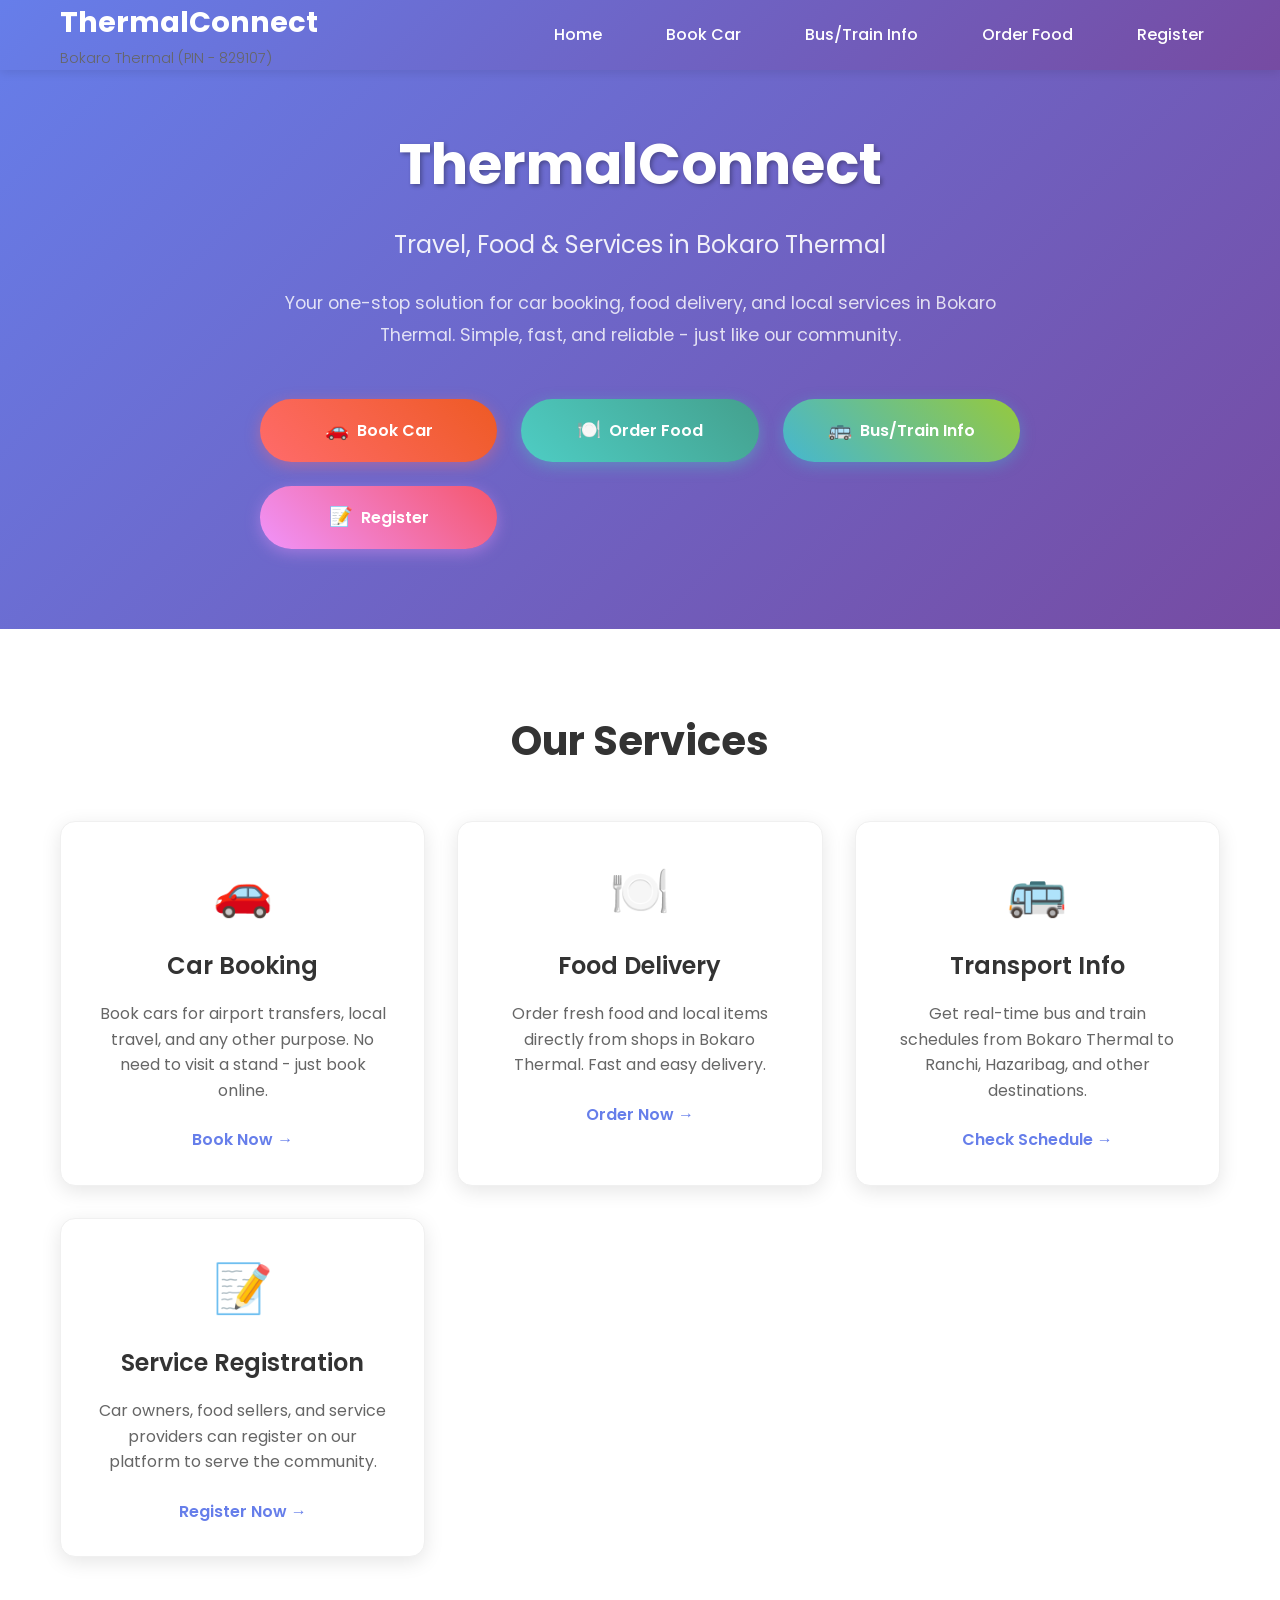
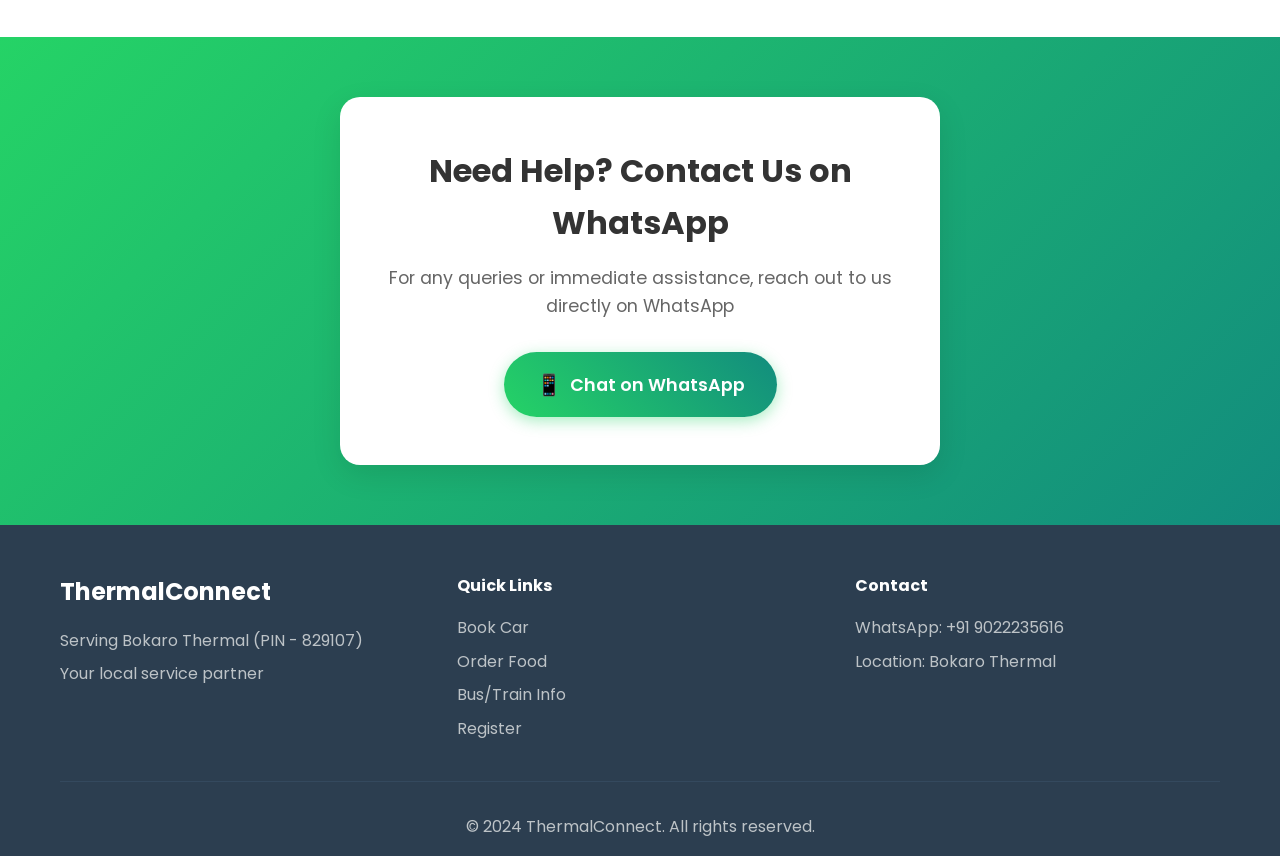
<file: index.html>
<!DOCTYPE html>
<html lang="en">
<head>
    <meta charset="UTF-8">
    <meta name="viewport" content="width=device-width, initial-scale=1.0">
    <title>ThermalConnect - Travel, Food & Services in Bokaro Thermal</title>
    <link rel="stylesheet" href="styles.css">
    <link href="https://fonts.googleapis.com/css2?family=Poppins:wght@300;400;500;600;700&display=swap" rel="stylesheet">

    <!-- Google tag (gtag.js) -->
<script async src="https://www.googletagmanager.com/gtag/js?id=G-86DQNVQCHS"></script>
<script>
  window.dataLayer = window.dataLayer || [];
  function gtag(){dataLayer.push(arguments);}
  gtag('js', new Date());

  gtag('config', 'G-86DQNVQCHS');
</script>
</head>
<body>
    <!-- Navigation -->
    <nav class="navbar">
        <div class="nav-container">
            <div class="nav-logo">
                <h2>ThermalConnect</h2>
                <span class="location">Bokaro Thermal (PIN - 829107)</span>
            </div>
            <div class="nav-menu" id="nav-menu">
                <a href="#home" class="nav-link">Home</a>
                <a href="car-booking.html" class="nav-link">Book Car</a>
                <a href="bus-train.html" class="nav-link">Bus/Train Info</a>
                <a href="food-order.html" class="nav-link">Order Food</a>
                <a href="register.html" class="nav-link">Register</a>
            </div>
            <div class="hamburger" id="hamburger">
                <span class="bar"></span>
                <span class="bar"></span>
                <span class="bar"></span>
            </div>
        </div>
    </nav>

    <!-- Hero Section -->
    <section id="home" class="hero">
        <div class="hero-container">
            <h1 class="hero-title">ThermalConnect</h1>
            <p class="hero-subtitle">Travel, Food & Services in Bokaro Thermal</p>
            <p class="hero-description">
                Your one-stop solution for car booking, food delivery, and local services in Bokaro Thermal. 
                Simple, fast, and reliable - just like our community.
            </p>
            
            <div class="service-buttons">
                <a href="car-booking.html" class="btn btn-primary">
                    <span class="btn-icon">🚗</span>
                    Book Car
                </a>
                <a href="food-order.html" class="btn btn-secondary">
                    <span class="btn-icon">🍽️</span>
                    Order Food
                </a>
                <a href="bus-train.html" class="btn btn-tertiary">
                    <span class="btn-icon">🚌</span>
                    Bus/Train Info
                </a>
                <a href="register.html" class="btn btn-quaternary">
                    <span class="btn-icon">📝</span>
                    Register
                </a>
            </div>
        </div>
    </section>

    <!-- Services Overview -->
    <section class="services">
        <div class="container">
            <h2 class="section-title">Our Services</h2>
            <div class="services-grid">
                <div class="service-card">
                    <div class="service-icon">🚗</div>
                    <h3>Car Booking</h3>
                    <p>Book cars for airport transfers, local travel, and any other purpose. No need to visit a stand - just book online.</p>
                    <a href="car-booking.html" class="service-link">Book Now →</a>
                </div>
                
                <div class="service-card">
                    <div class="service-icon">🍽️</div>
                    <h3>Food Delivery</h3>
                    <p>Order fresh food and local items directly from shops in Bokaro Thermal. Fast and easy delivery.</p>
                    <a href="food-order.html" class="service-link">Order Now →</a>
                </div>
                
                <div class="service-card">
                    <div class="service-icon">🚌</div>
                    <h3>Transport Info</h3>
                    <p>Get real-time bus and train schedules from Bokaro Thermal to Ranchi, Hazaribag, and other destinations.</p>
                    <a href="bus-train.html" class="service-link">Check Schedule →</a>
                </div>
                
                <div class="service-card">
                    <div class="service-icon">📝</div>
                    <h3>Service Registration</h3>
                    <p>Car owners, food sellers, and service providers can register on our platform to serve the community.</p>
                    <a href="register.html" class="service-link">Register Now →</a>
                </div>
            </div>
        </div>
    </section>

    <!-- WhatsApp Contact -->
    <section class="whatsapp-section">
        <div class="container">
            <div class="whatsapp-card">
                <h3>Need Help? Contact Us on WhatsApp</h3>
                <p>For any queries or immediate assistance, reach out to us directly on WhatsApp</p>
                <a href="https://wa.me/919022235616" class="whatsapp-btn" target="_blank">
                    <span class="whatsapp-icon">📱</span>
                    Chat on WhatsApp
                </a>
            </div>
        </div>
    </section>

    <!-- Footer -->
    <footer class="footer">
        <div class="container">
            <div class="footer-content">
                <div class="footer-section">
                    <h3>ThermalConnect</h3>
                    <p>Serving Bokaro Thermal (PIN - 829107)</p>
                    <p>Your local service partner</p>
                </div>
                <div class="footer-section">
                    <h4>Quick Links</h4>
                    <ul>
                        <li><a href="car-booking.html">Book Car</a></li>
                        <li><a href="food-order.html">Order Food</a></li>
                        <li><a href="bus-train.html">Bus/Train Info</a></li>
                        <li><a href="register.html">Register</a></li>
                    </ul>
                </div>
                <div class="footer-section">
                    <h4>Contact</h4>
                    <p>WhatsApp: +91 9022235616</p>
                    <p>Location: Bokaro Thermal</p>
                </div>
            </div>
            <div class="footer-bottom">
                <p>&copy; 2024 ThermalConnect. All rights reserved.</p>
            </div>
        </div>
    </footer>

    <script src="script.js"></script>
</body>
</html>
</file>
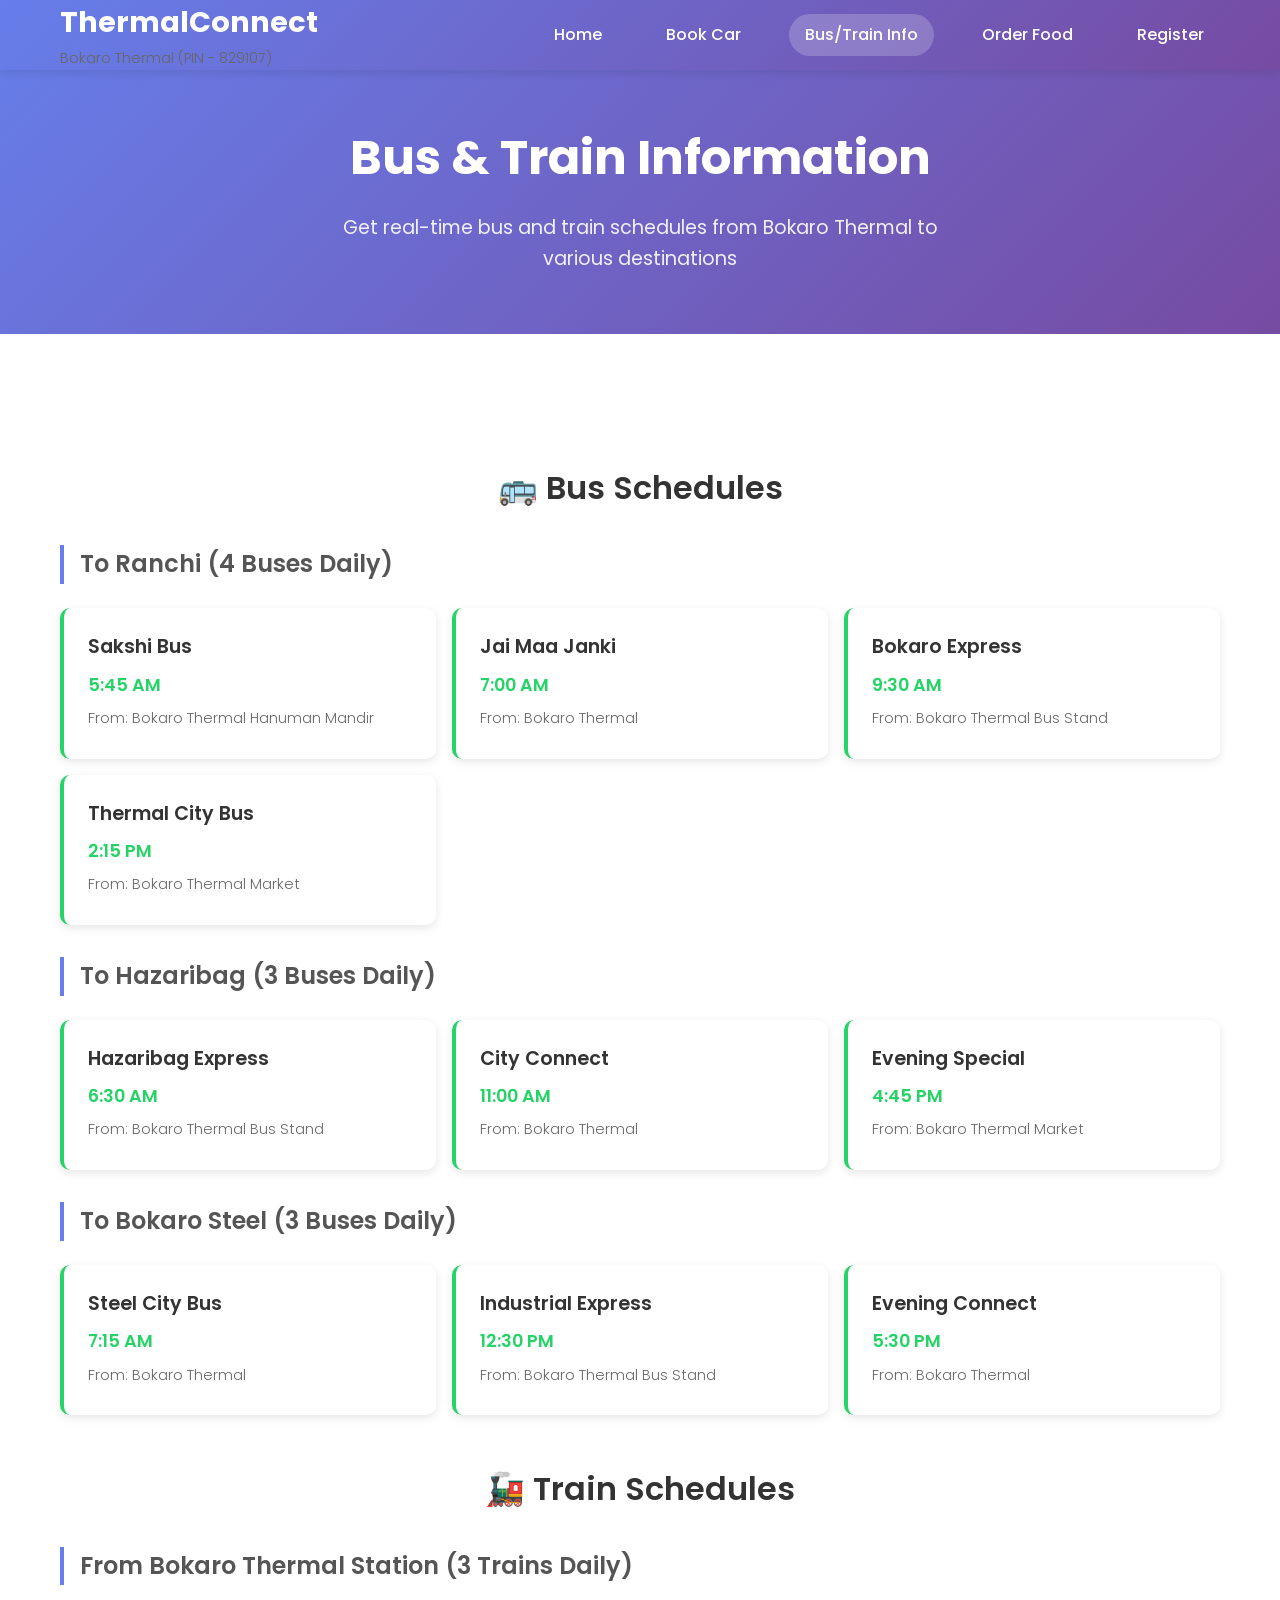
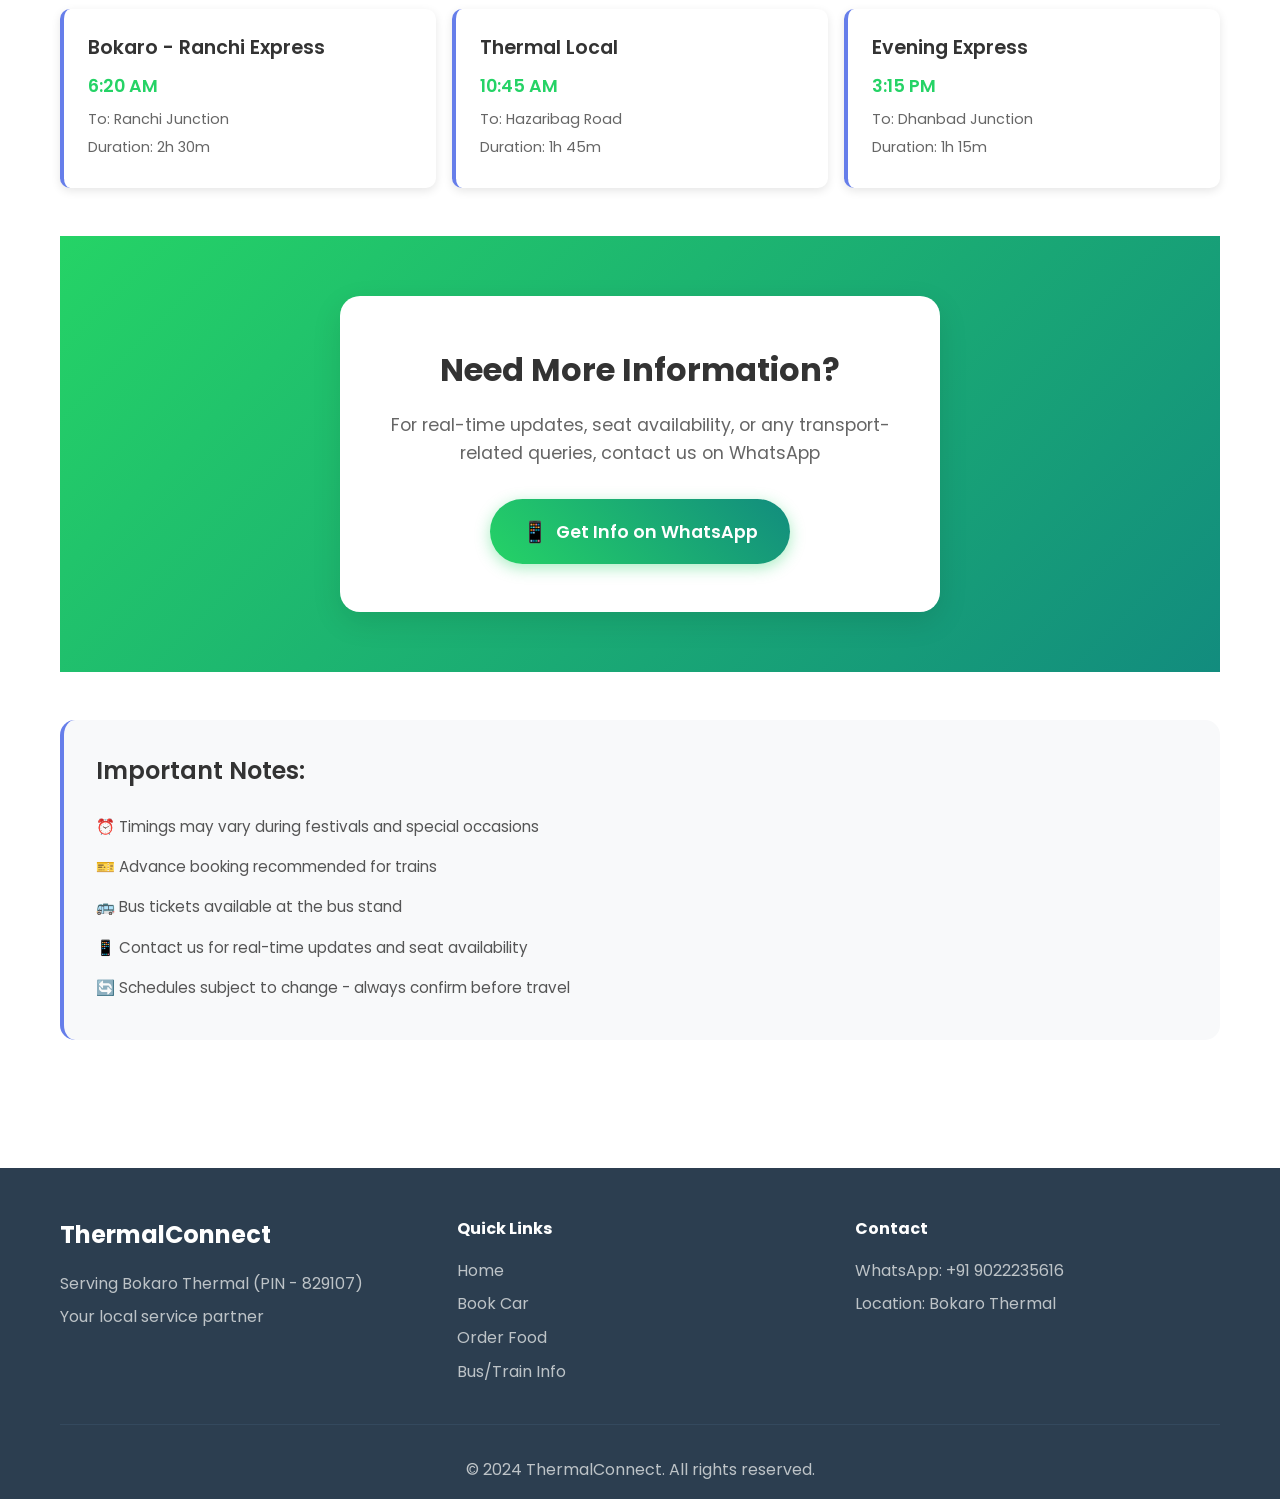
<file: bus-train.html>
<!DOCTYPE html>
<html lang="en">
<head>
    <meta charset="UTF-8">
    <meta name="viewport" content="width=device-width, initial-scale=1.0">
    <title>Bus & Train Info - ThermalConnect</title>
    <link rel="stylesheet" href="styles.css">
    <link href="https://fonts.googleapis.com/css2?family=Poppins:wght@300;400;500;600;700&display=swap" rel="stylesheet">
</head>
<body>
    <!-- Navigation -->
    <nav class="navbar">
        <div class="nav-container">
            <div class="nav-logo">
                <h2>ThermalConnect</h2>
                <span class="location">Bokaro Thermal (PIN - 829107)</span>
            </div>
            <div class="nav-menu" id="nav-menu">
                <a href="index.html" class="nav-link">Home</a>
                <a href="car-booking.html" class="nav-link">Book Car</a>
                <a href="bus-train.html" class="nav-link active">Bus/Train Info</a>
                <a href="food-order.html" class="nav-link">Order Food</a>
                <a href="register.html" class="nav-link">Register</a>
            </div>
            <div class="hamburger" id="hamburger">
                <span class="bar"></span>
                <span class="bar"></span>
                <span class="bar"></span>
            </div>
        </div>
    </nav>

    <!-- Page Header -->
    <section class="page-header">
        <div class="container">
            <h1>Bus & Train Information</h1>
            <p>Get real-time bus and train schedules from Bokaro Thermal to various destinations</p>
        </div>
    </section>

    <!-- Transport Info Content -->
    <section class="transport-content">
        <div class="container">
            <!-- Bus Schedules -->
            <div class="schedule-section">
                <h2>🚌 Bus Schedules</h2>
                
                <div class="destination-section">
                    <h3>To Ranchi (4 Buses Daily)</h3>
                    <div class="schedule-grid">
                        <div class="schedule-card">
                            <div class="schedule-info">
                                <h4>Sakshi Bus</h4>
                                <p class="timing">5:45 AM</p>
                                <p class="location">From: Bokaro Thermal Hanuman Mandir</p>
                            </div>
                        </div>
                        <div class="schedule-card">
                            <div class="schedule-info">
                                <h4>Jai Maa Janki</h4>
                                <p class="timing">7:00 AM</p>
                                <p class="location">From: Bokaro Thermal</p>
                            </div>
                        </div>
                        <div class="schedule-card">
                            <div class="schedule-info">
                                <h4>Bokaro Express</h4>
                                <p class="timing">9:30 AM</p>
                                <p class="location">From: Bokaro Thermal Bus Stand</p>
                            </div>
                        </div>
                        <div class="schedule-card">
                            <div class="schedule-info">
                                <h4>Thermal City Bus</h4>
                                <p class="timing">2:15 PM</p>
                                <p class="location">From: Bokaro Thermal Market</p>
                            </div>
                        </div>
                    </div>
                </div>

                <div class="destination-section">
                    <h3>To Hazaribag (3 Buses Daily)</h3>
                    <div class="schedule-grid">
                        <div class="schedule-card">
                            <div class="schedule-info">
                                <h4>Hazaribag Express</h4>
                                <p class="timing">6:30 AM</p>
                                <p class="location">From: Bokaro Thermal Bus Stand</p>
                            </div>
                        </div>
                        <div class="schedule-card">
                            <div class="schedule-info">
                                <h4>City Connect</h4>
                                <p class="timing">11:00 AM</p>
                                <p class="location">From: Bokaro Thermal</p>
                            </div>
                        </div>
                        <div class="schedule-card">
                            <div class="schedule-info">
                                <h4>Evening Special</h4>
                                <p class="timing">4:45 PM</p>
                                <p class="location">From: Bokaro Thermal Market</p>
                            </div>
                        </div>
                    </div>
                </div>

                <div class="destination-section">
                    <h3>To Bokaro Steel (3 Buses Daily)</h3>
                    <div class="schedule-grid">
                        <div class="schedule-card">
                            <div class="schedule-info">
                                <h4>Steel City Bus</h4>
                                <p class="timing">7:15 AM</p>
                                <p class="location">From: Bokaro Thermal</p>
                            </div>
                        </div>
                        <div class="schedule-card">
                            <div class="schedule-info">
                                <h4>Industrial Express</h4>
                                <p class="timing">12:30 PM</p>
                                <p class="location">From: Bokaro Thermal Bus Stand</p>
                            </div>
                        </div>
                        <div class="schedule-card">
                            <div class="schedule-info">
                                <h4>Evening Connect</h4>
                                <p class="timing">5:30 PM</p>
                                <p class="location">From: Bokaro Thermal</p>
                            </div>
                        </div>
                    </div>
                </div>
            </div>

            <!-- Train Schedules -->
            <div class="schedule-section">
                <h2>🚂 Train Schedules</h2>
                <div class="destination-section">
                    <h3>From Bokaro Thermal Station (3 Trains Daily)</h3>
                    <div class="schedule-grid">
                        <div class="schedule-card train-card">
                            <div class="schedule-info">
                                <h4>Bokaro - Ranchi Express</h4>
                                <p class="timing">6:20 AM</p>
                                <p class="destination">To: Ranchi Junction</p>
                                <p class="duration">Duration: 2h 30m</p>
                            </div>
                        </div>
                        <div class="schedule-card train-card">
                            <div class="schedule-info">
                                <h4>Thermal Local</h4>
                                <p class="timing">10:45 AM</p>
                                <p class="destination">To: Hazaribag Road</p>
                                <p class="duration">Duration: 1h 45m</p>
                            </div>
                        </div>
                        <div class="schedule-card train-card">
                            <div class="schedule-info">
                                <h4>Evening Express</h4>
                                <p class="timing">3:15 PM</p>
                                <p class="destination">To: Dhanbad Junction</p>
                                <p class="duration">Duration: 1h 15m</p>
                            </div>
                        </div>
                    </div>
                </div>
            </div>

            <!-- WhatsApp Contact -->
            <div class="whatsapp-section">
                <div class="whatsapp-card">
                    <h3>Need More Information?</h3>
                    <p>For real-time updates, seat availability, or any transport-related queries, contact us on WhatsApp</p>
                    <a href="https://wa.me/919022235616?text=Hi! I need information about bus/train schedules from Bokaro Thermal. Please help me." class="whatsapp-btn" target="_blank">
                        <span class="whatsapp-icon">📱</span>
                        Get Info on WhatsApp
                    </a>
                </div>
            </div>

            <!-- Important Notes -->
            <div class="notes-section">
                <h3>Important Notes:</h3>
                <ul class="notes-list">
                    <li>⏰ Timings may vary during festivals and special occasions</li>
                    <li>🎫 Advance booking recommended for trains</li>
                    <li>🚌 Bus tickets available at the bus stand</li>
                    <li>📱 Contact us for real-time updates and seat availability</li>
                    <li>🔄 Schedules subject to change - always confirm before travel</li>
                </ul>
            </div>
        </div>
    </section>

    <!-- Footer -->
    <footer class="footer">
        <div class="container">
            <div class="footer-content">
                <div class="footer-section">
                    <h3>ThermalConnect</h3>
                    <p>Serving Bokaro Thermal (PIN - 829107)</p>
                    <p>Your local service partner</p>
                </div>
                <div class="footer-section">
                    <h4>Quick Links</h4>
                    <ul>
                        <li><a href="index.html">Home</a></li>
                        <li><a href="car-booking.html">Book Car</a></li>
                        <li><a href="food-order.html">Order Food</a></li>
                        <li><a href="bus-train.html">Bus/Train Info</a></li>
                    </ul>
                </div>
                <div class="footer-section">
                    <h4>Contact</h4>
                    <p>WhatsApp: +91 9022235616</p>
                    <p>Location: Bokaro Thermal</p>
                </div>
            </div>
            <div class="footer-bottom">
                <p>&copy; 2024 ThermalConnect. All rights reserved.</p>
            </div>
        </div>
    </footer>

    <script src="script.js"></script>
</body>
</html>
</file>
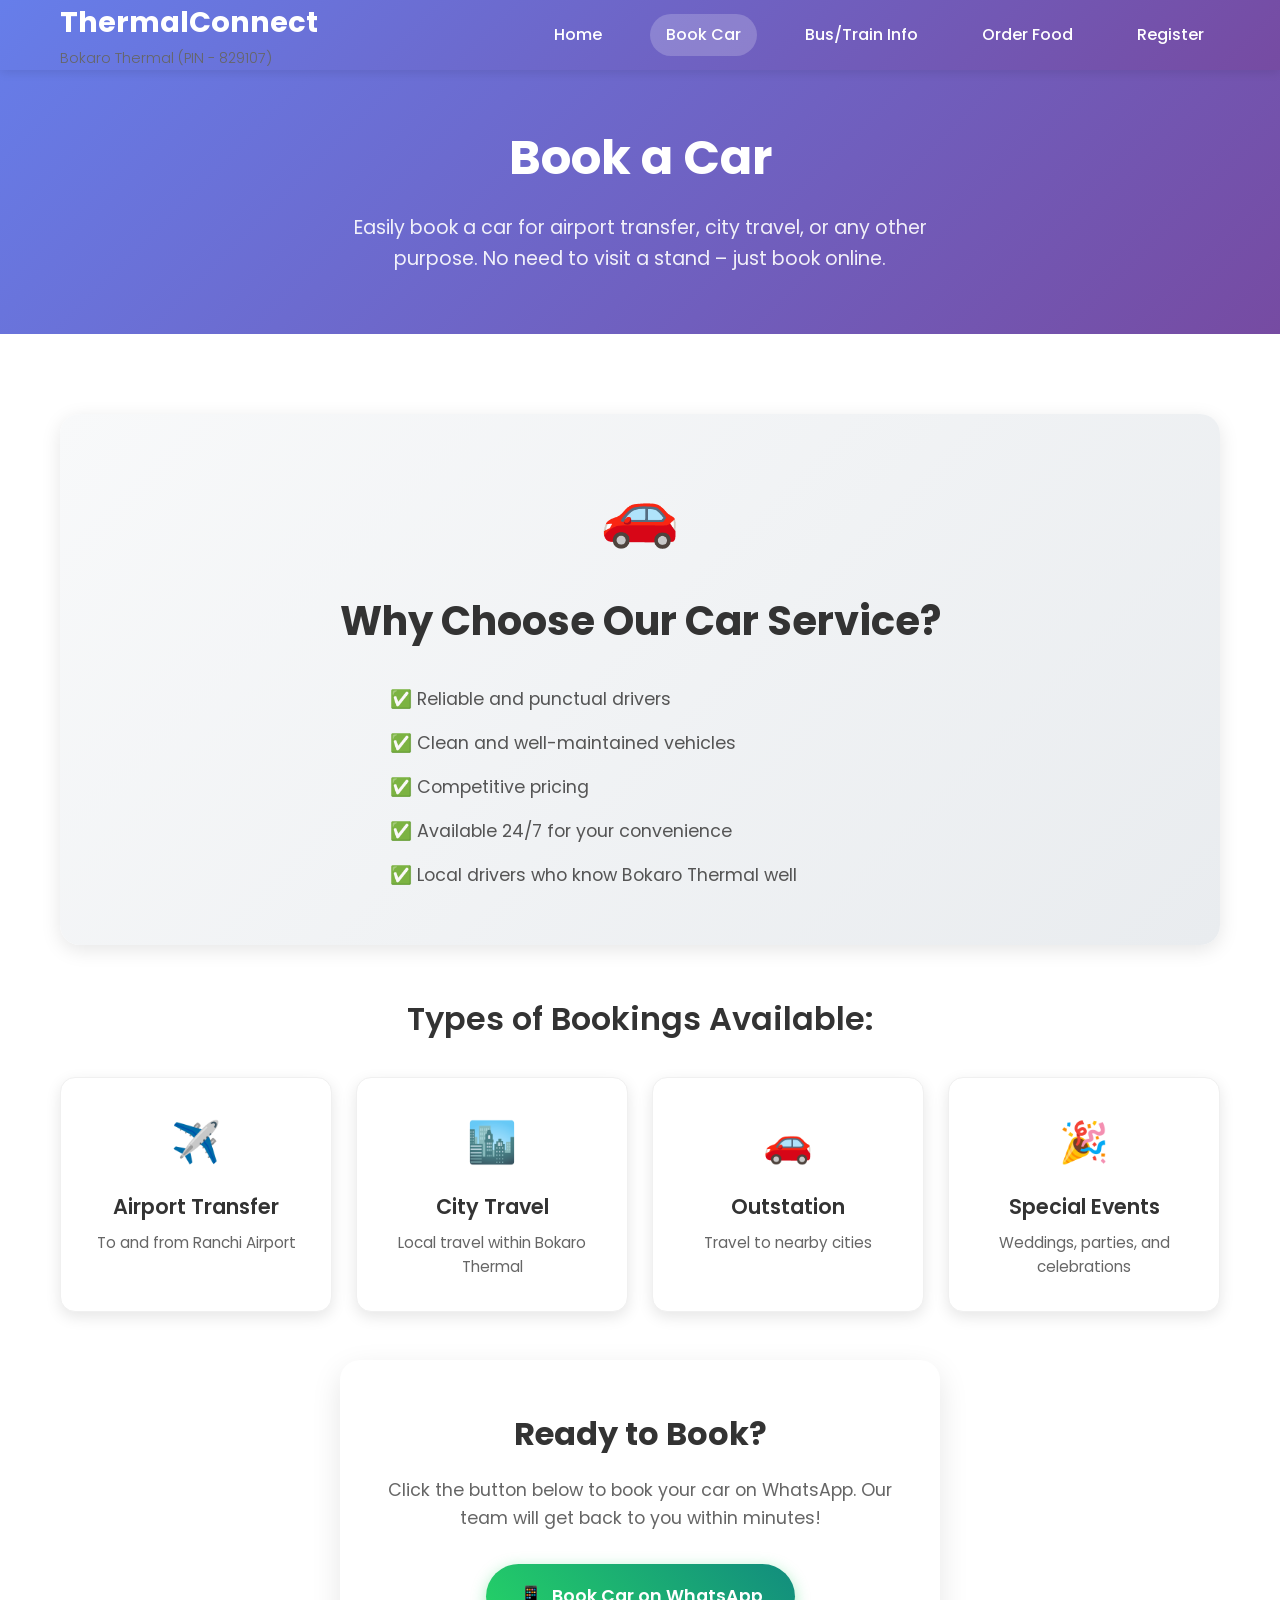
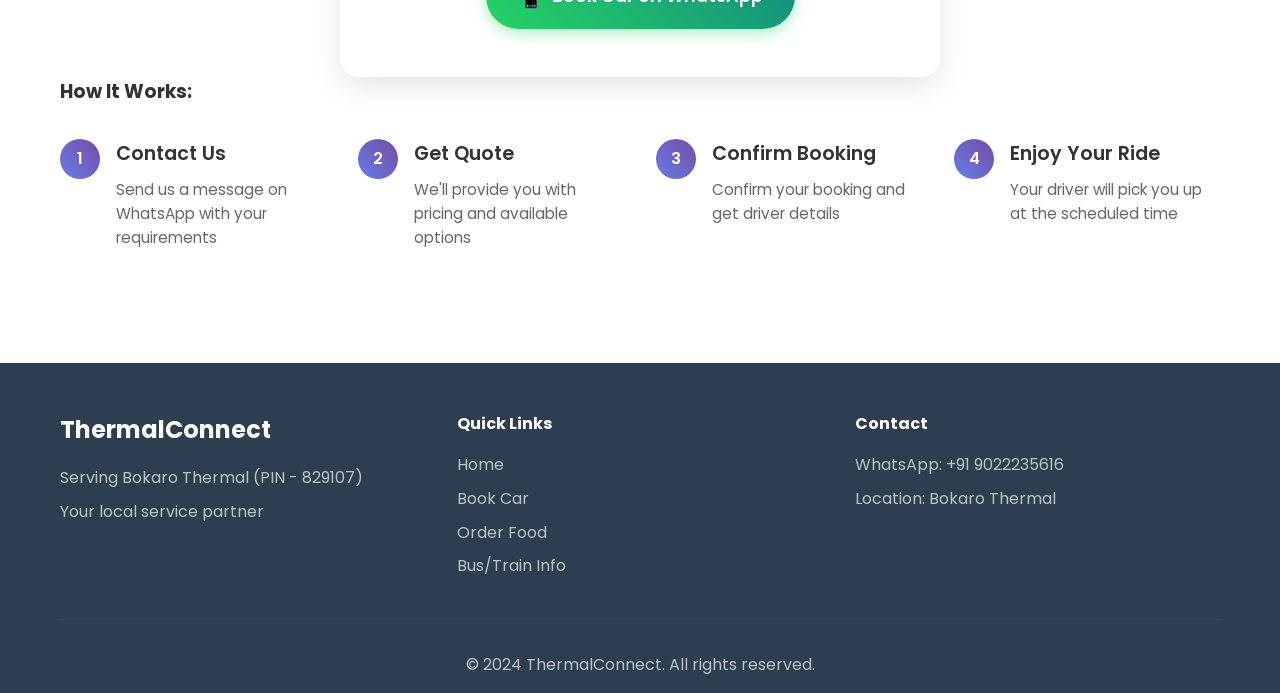
<file: car-booking.html>
<!DOCTYPE html>
<html lang="en">
<head>
    <meta charset="UTF-8">
    <meta name="viewport" content="width=device-width, initial-scale=1.0">
    <title>Book Car - ThermalConnect</title>
    <link rel="stylesheet" href="styles.css">
    <link href="https://fonts.googleapis.com/css2?family=Poppins:wght@300;400;500;600;700&display=swap" rel="stylesheet">
</head>
<body>
    <!-- Navigation -->
    <nav class="navbar">
        <div class="nav-container">
            <div class="nav-logo">
                <h2>ThermalConnect</h2>
                <span class="location">Bokaro Thermal (PIN - 829107)</span>
            </div>
            <div class="nav-menu" id="nav-menu">
                <a href="index.html" class="nav-link">Home</a>
                <a href="car-booking.html" class="nav-link active">Book Car</a>
                <a href="bus-train.html" class="nav-link">Bus/Train Info</a>
                <a href="food-order.html" class="nav-link">Order Food</a>
                <a href="register.html" class="nav-link">Register</a>
            </div>
            <div class="hamburger" id="hamburger">
                <span class="bar"></span>
                <span class="bar"></span>
                <span class="bar"></span>
            </div>
        </div>
    </nav>

    <!-- Page Header -->
    <section class="page-header">
        <div class="container">
            <h1>Book a Car</h1>
            <p>Easily book a car for airport transfer, city travel, or any other purpose. No need to visit a stand – just book online.</p>
        </div>
    </section>

    <!-- Car Booking Content -->
    <section class="booking-content">
        <div class="container">
            <div class="booking-card">
                <div class="booking-icon">🚗</div>
                <h2>Why Choose Our Car Service?</h2>
                <ul class="feature-list">
                    <li>✅ Reliable and punctual drivers</li>
                    <li>✅ Clean and well-maintained vehicles</li>
                    <li>✅ Competitive pricing</li>
                    <li>✅ Available 24/7 for your convenience</li>
                    <li>✅ Local drivers who know Bokaro Thermal well</li>
                </ul>
            </div>

            <div class="booking-types">
                <h3>Types of Bookings Available:</h3>
                <div class="booking-grid">
                    <div class="booking-type">
                        <div class="type-icon">✈️</div>
                        <h4>Airport Transfer</h4>
                        <p>To and from Ranchi Airport</p>
                    </div>
                    <div class="booking-type">
                        <div class="type-icon">🏙️</div>
                        <h4>City Travel</h4>
                        <p>Local travel within Bokaro Thermal</p>
                    </div>
                    <div class="booking-type">
                        <div class="type-icon">🚗</div>
                        <h4>Outstation</h4>
                        <p>Travel to nearby cities</p>
                    </div>
                    <div class="booking-type">
                        <div class="type-icon">🎉</div>
                        <h4>Special Events</h4>
                        <p>Weddings, parties, and celebrations</p>
                    </div>
                </div>
            </div>

            <div class="whatsapp-booking">
                <div class="whatsapp-card">
                    <h3>Ready to Book?</h3>
                    <p>Click the button below to book your car on WhatsApp. Our team will get back to you within minutes!</p>
                    <a href="https://wa.me/919022235616?text=Hi! I want to book a car from ThermalConnect. Please provide me with the details." class="whatsapp-btn" target="_blank">
                        <span class="whatsapp-icon">📱</span>
                        Book Car on WhatsApp
                    </a>
                </div>
            </div>

            <div class="booking-info">
                <h3>How It Works:</h3>
                <div class="steps">
                    <div class="step">
                        <div class="step-number">1</div>
                        <div class="step-content">
                            <h4>Contact Us</h4>
                            <p>Send us a message on WhatsApp with your requirements</p>
                        </div>
                    </div>
                    <div class="step">
                        <div class="step-number">2</div>
                        <div class="step-content">
                            <h4>Get Quote</h4>
                            <p>We'll provide you with pricing and available options</p>
                        </div>
                    </div>
                    <div class="step">
                        <div class="step-number">3</div>
                        <div class="step-content">
                            <h4>Confirm Booking</h4>
                            <p>Confirm your booking and get driver details</p>
                        </div>
                    </div>
                    <div class="step">
                        <div class="step-number">4</div>
                        <div class="step-content">
                            <h4>Enjoy Your Ride</h4>
                            <p>Your driver will pick you up at the scheduled time</p>
                        </div>
                    </div>
                </div>
            </div>
        </div>
    </section>

    <!-- Footer -->
    <footer class="footer">
        <div class="container">
            <div class="footer-content">
                <div class="footer-section">
                    <h3>ThermalConnect</h3>
                    <p>Serving Bokaro Thermal (PIN - 829107)</p>
                    <p>Your local service partner</p>
                </div>
                <div class="footer-section">
                    <h4>Quick Links</h4>
                    <ul>
                        <li><a href="index.html">Home</a></li>
                        <li><a href="car-booking.html">Book Car</a></li>
                        <li><a href="food-order.html">Order Food</a></li>
                        <li><a href="bus-train.html">Bus/Train Info</a></li>
                    </ul>
                </div>
                <div class="footer-section">
                    <h4>Contact</h4>
                    <p>WhatsApp: +91 9022235616</p>
                    <p>Location: Bokaro Thermal</p>
                </div>
            </div>
            <div class="footer-bottom">
                <p>&copy; 2024 ThermalConnect. All rights reserved.</p>
            </div>
        </div>
    </footer>

    <script src="script.js"></script>
</body>
</html>
</file>
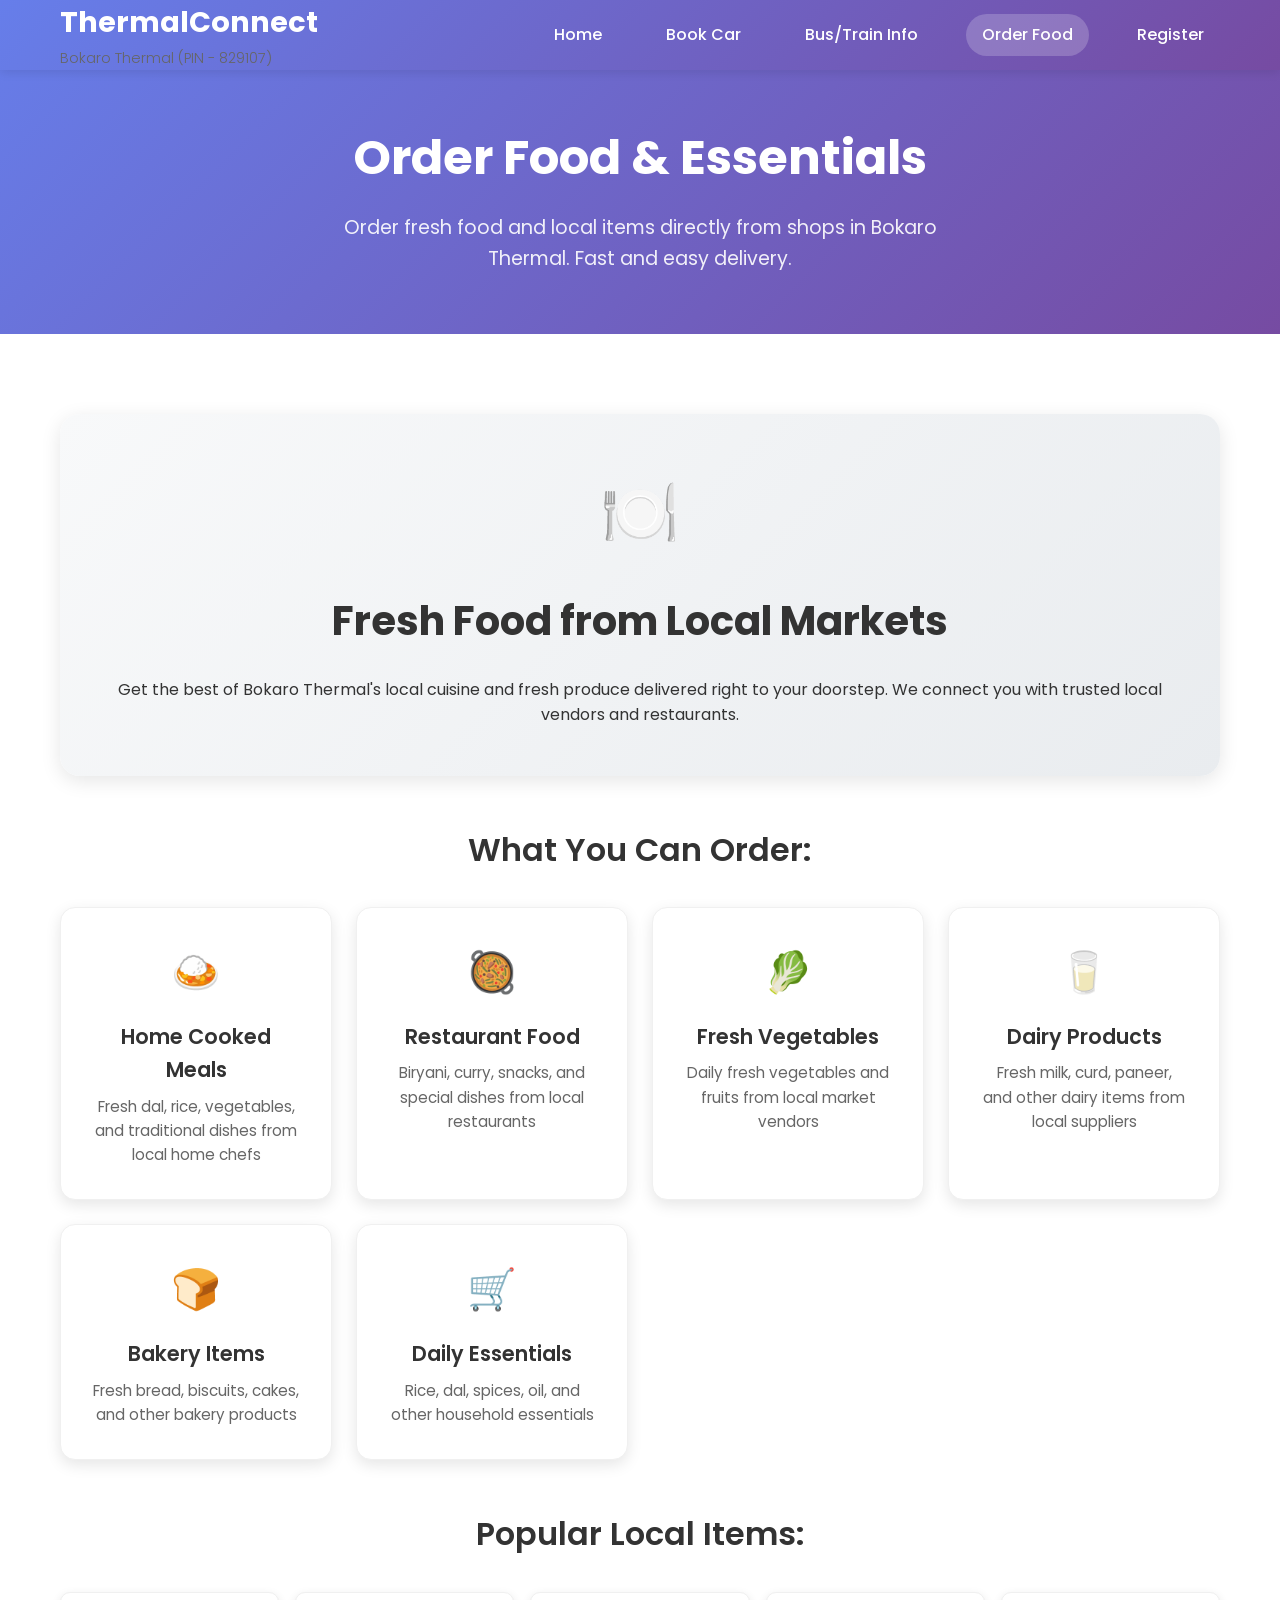
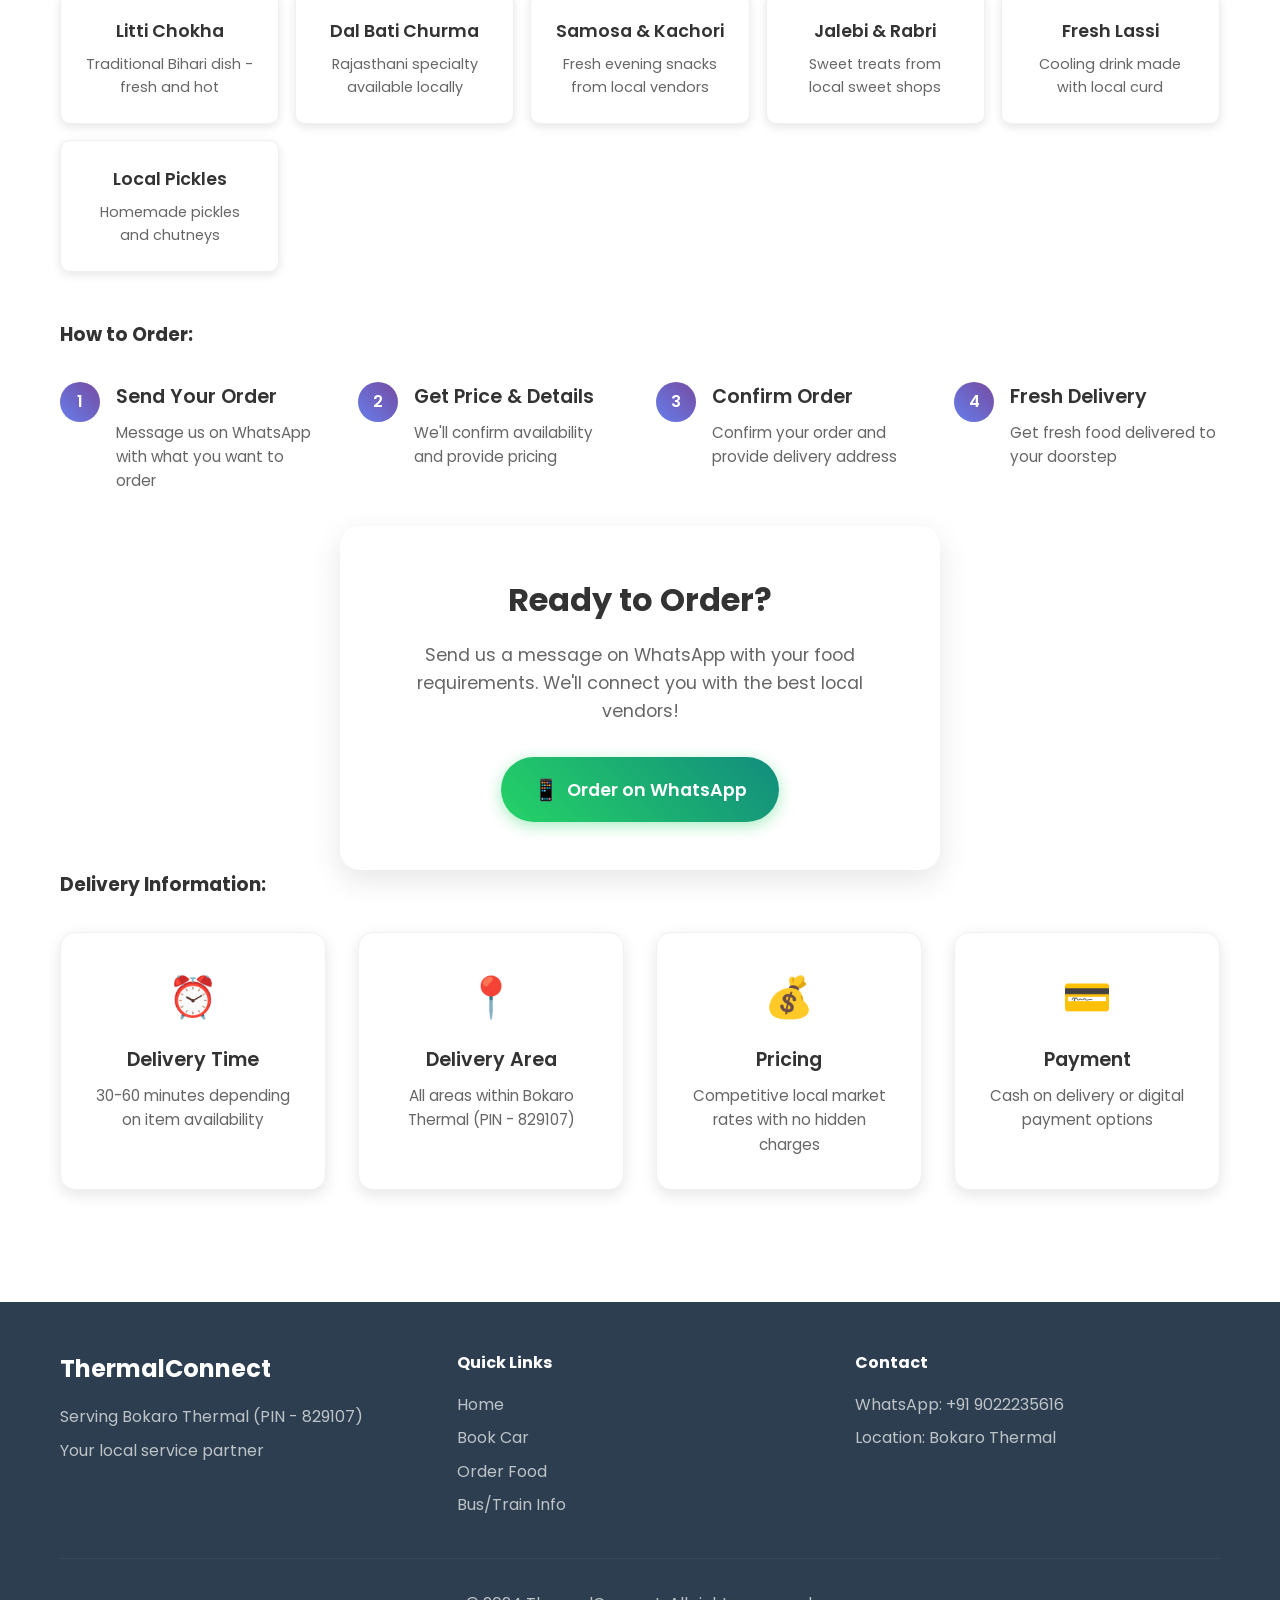
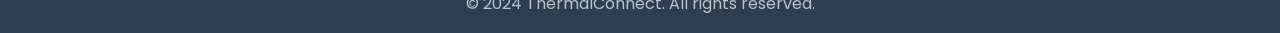
<file: food-order.html>
<!DOCTYPE html>
<html lang="en">
<head>
    <meta charset="UTF-8">
    <meta name="viewport" content="width=device-width, initial-scale=1.0">
    <title>Order Food - ThermalConnect</title>
    <link rel="stylesheet" href="styles.css">
    <link href="https://fonts.googleapis.com/css2?family=Poppins:wght@300;400;500;600;700&display=swap" rel="stylesheet">
</head>
<body>
    <!-- Navigation -->
    <nav class="navbar">
        <div class="nav-container">
            <div class="nav-logo">
                <h2>ThermalConnect</h2>
                <span class="location">Bokaro Thermal (PIN - 829107)</span>
            </div>
            <div class="nav-menu" id="nav-menu">
                <a href="index.html" class="nav-link">Home</a>
                <a href="car-booking.html" class="nav-link">Book Car</a>
                <a href="bus-train.html" class="nav-link">Bus/Train Info</a>
                <a href="food-order.html" class="nav-link active">Order Food</a>
                <a href="register.html" class="nav-link">Register</a>
            </div>
            <div class="hamburger" id="hamburger">
                <span class="bar"></span>
                <span class="bar"></span>
                <span class="bar"></span>
            </div>
        </div>
    </nav>

    <!-- Page Header -->
    <section class="page-header">
        <div class="container">
            <h1>Order Food & Essentials</h1>
            <p>Order fresh food and local items directly from shops in Bokaro Thermal. Fast and easy delivery.</p>
        </div>
    </section>

    <!-- Food Order Content -->
    <section class="food-content">
        <div class="container">
            <div class="food-intro">
                <div class="intro-card">
                    <div class="intro-icon">🍽️</div>
                    <h2>Fresh Food from Local Markets</h2>
                    <p>Get the best of Bokaro Thermal's local cuisine and fresh produce delivered right to your doorstep. 
                    We connect you with trusted local vendors and restaurants.</p>
                </div>
            </div>

            <div class="food-categories">
                <h3>What You Can Order:</h3>
                <div class="categories-grid">
                    <div class="category-card">
                        <div class="category-icon">🍛</div>
                        <h4>Home Cooked Meals</h4>
                        <p>Fresh dal, rice, vegetables, and traditional dishes from local home chefs</p>
                    </div>
                    <div class="category-card">
                        <div class="category-icon">🥘</div>
                        <h4>Restaurant Food</h4>
                        <p>Biryani, curry, snacks, and special dishes from local restaurants</p>
                    </div>
                    <div class="category-card">
                        <div class="category-icon">🥬</div>
                        <h4>Fresh Vegetables</h4>
                        <p>Daily fresh vegetables and fruits from local market vendors</p>
                    </div>
                    <div class="category-card">
                        <div class="category-icon">🥛</div>
                        <h4>Dairy Products</h4>
                        <p>Fresh milk, curd, paneer, and other dairy items from local suppliers</p>
                    </div>
                    <div class="category-card">
                        <div class="category-icon">🍞</div>
                        <h4>Bakery Items</h4>
                        <p>Fresh bread, biscuits, cakes, and other bakery products</p>
                    </div>
                    <div class="category-card">
                        <div class="category-icon">🛒</div>
                        <h4>Daily Essentials</h4>
                        <p>Rice, dal, spices, oil, and other household essentials</p>
                    </div>
                </div>
            </div>

            <div class="popular-items">
                <h3>Popular Local Items:</h3>
                <div class="items-grid">
                    <div class="item-card">
                        <h4>Litti Chokha</h4>
                        <p>Traditional Bihari dish - fresh and hot</p>
                    </div>
                    <div class="item-card">
                        <h4>Dal Bati Churma</h4>
                        <p>Rajasthani specialty available locally</p>
                    </div>
                    <div class="item-card">
                        <h4>Samosa & Kachori</h4>
                        <p>Fresh evening snacks from local vendors</p>
                    </div>
                    <div class="item-card">
                        <h4>Jalebi & Rabri</h4>
                        <p>Sweet treats from local sweet shops</p>
                    </div>
                    <div class="item-card">
                        <h4>Fresh Lassi</h4>
                        <p>Cooling drink made with local curd</p>
                    </div>
                    <div class="item-card">
                        <h4>Local Pickles</h4>
                        <p>Homemade pickles and chutneys</p>
                    </div>
                </div>
            </div>

            <div class="ordering-process">
                <h3>How to Order:</h3>
                <div class="process-steps">
                    <div class="process-step">
                        <div class="step-number">1</div>
                        <div class="step-content">
                            <h4>Send Your Order</h4>
                            <p>Message us on WhatsApp with what you want to order</p>
                        </div>
                    </div>
                    <div class="process-step">
                        <div class="step-number">2</div>
                        <div class="step-content">
                            <h4>Get Price & Details</h4>
                            <p>We'll confirm availability and provide pricing</p>
                        </div>
                    </div>
                    <div class="process-step">
                        <div class="step-number">3</div>
                        <div class="step-content">
                            <h4>Confirm Order</h4>
                            <p>Confirm your order and provide delivery address</p>
                        </div>
                    </div>
                    <div class="process-step">
                        <div class="step-number">4</div>
                        <div class="step-content">
                            <h4>Fresh Delivery</h4>
                            <p>Get fresh food delivered to your doorstep</p>
                        </div>
                    </div>
                </div>
            </div>

            <div class="whatsapp-ordering">
                <div class="whatsapp-card">
                    <h3>Ready to Order?</h3>
                    <p>Send us a message on WhatsApp with your food requirements. We'll connect you with the best local vendors!</p>
                    <a href="https://wa.me/919022235616?text=Hi! I want to order food from ThermalConnect. Please help me with the menu and pricing." class="whatsapp-btn" target="_blank">
                        <span class="whatsapp-icon">📱</span>
                        Order on WhatsApp
                    </a>
                </div>
            </div>

            <div class="delivery-info">
                <h3>Delivery Information:</h3>
                <div class="info-grid">
                    <div class="info-item">
                        <div class="info-icon">⏰</div>
                        <h4>Delivery Time</h4>
                        <p>30-60 minutes depending on item availability</p>
                    </div>
                    <div class="info-item">
                        <div class="info-icon">📍</div>
                        <h4>Delivery Area</h4>
                        <p>All areas within Bokaro Thermal (PIN - 829107)</p>
                    </div>
                    <div class="info-item">
                        <div class="info-icon">💰</div>
                        <h4>Pricing</h4>
                        <p>Competitive local market rates with no hidden charges</p>
                    </div>
                    <div class="info-item">
                        <div class="info-icon">💳</div>
                        <h4>Payment</h4>
                        <p>Cash on delivery or digital payment options</p>
                    </div>
                </div>
            </div>
        </div>
    </section>

    <!-- Footer -->
    <footer class="footer">
        <div class="container">
            <div class="footer-content">
                <div class="footer-section">
                    <h3>ThermalConnect</h3>
                    <p>Serving Bokaro Thermal (PIN - 829107)</p>
                    <p>Your local service partner</p>
                </div>
                <div class="footer-section">
                    <h4>Quick Links</h4>
                    <ul>
                        <li><a href="index.html">Home</a></li>
                        <li><a href="car-booking.html">Book Car</a></li>
                        <li><a href="food-order.html">Order Food</a></li>
                        <li><a href="bus-train.html">Bus/Train Info</a></li>
                    </ul>
                </div>
                <div class="footer-section">
                    <h4>Contact</h4>
                    <p>WhatsApp: +91 9022235616</p>
                    <p>Location: Bokaro Thermal</p>
                </div>
            </div>
            <div class="footer-bottom">
                <p>&copy; 2024 ThermalConnect. All rights reserved.</p>
            </div>
        </div>
    </footer>

    <script src="script.js"></script>
</body>
</html>
</file>
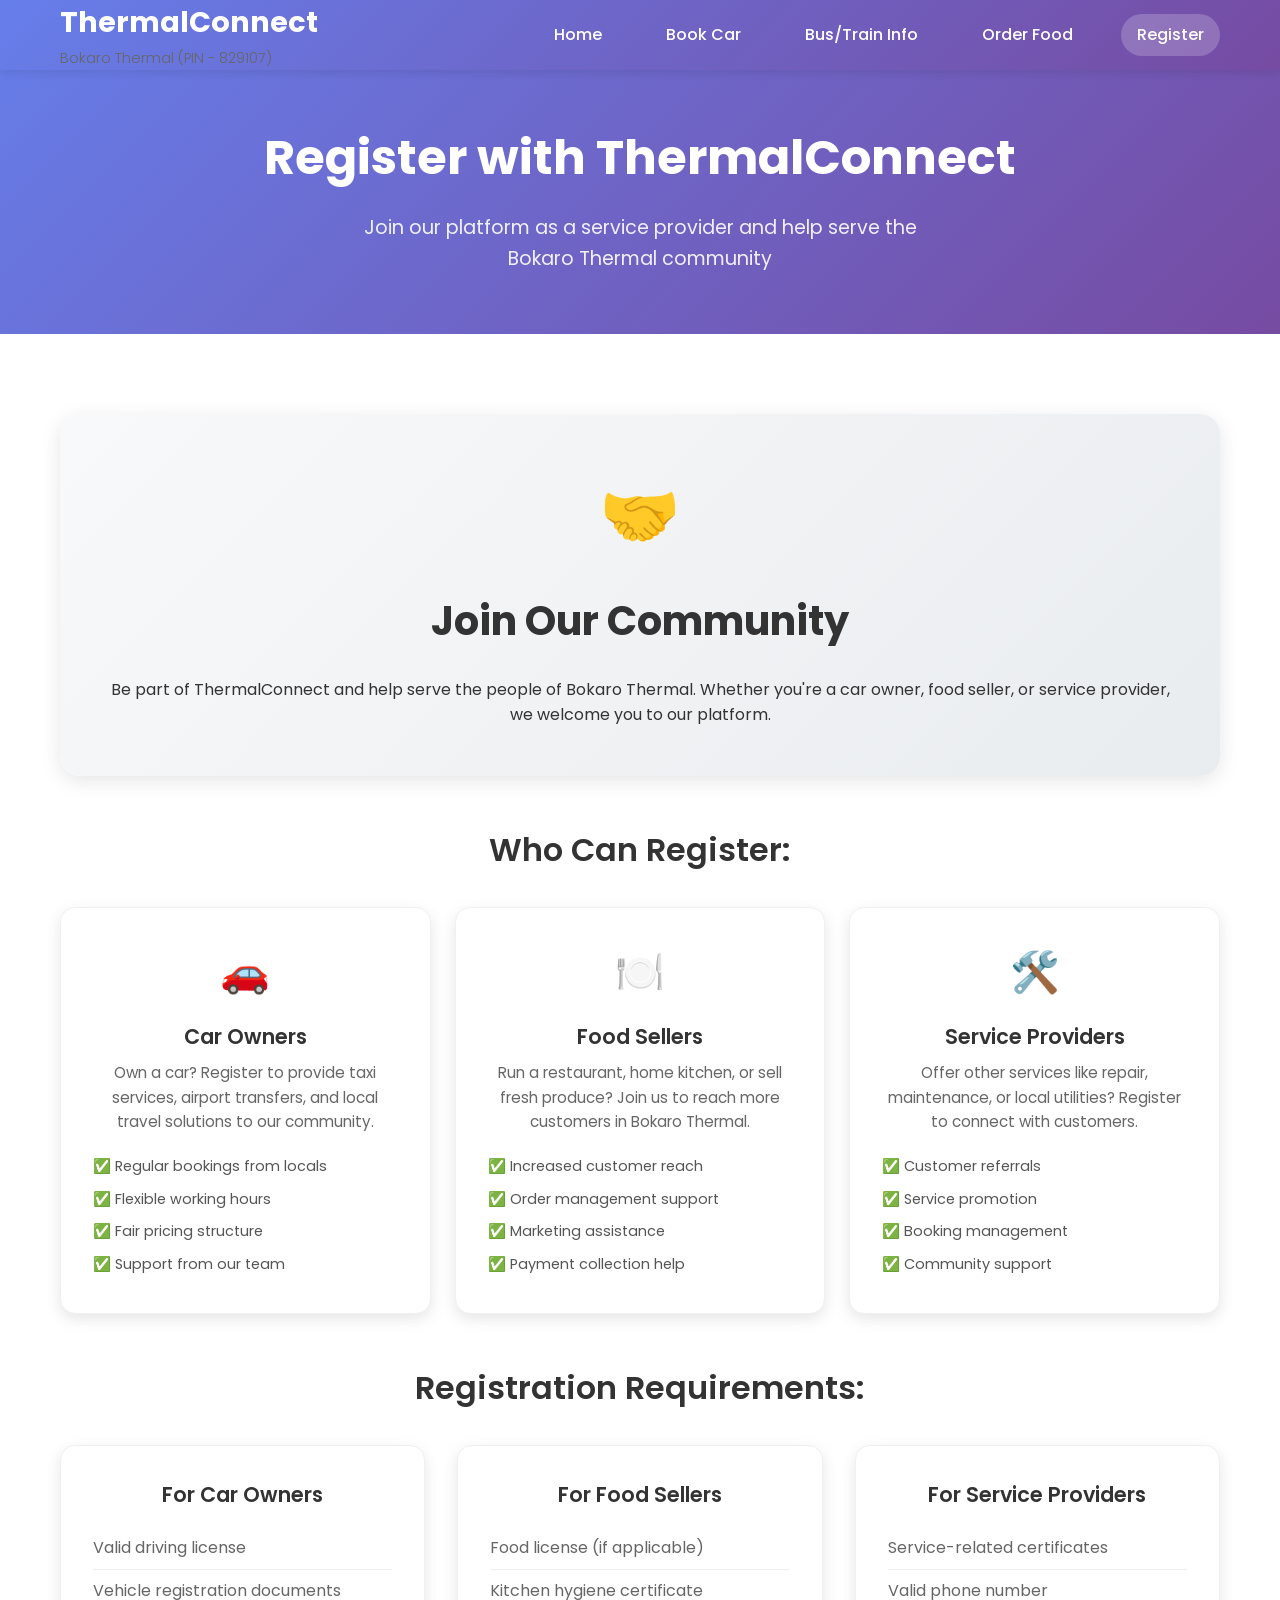
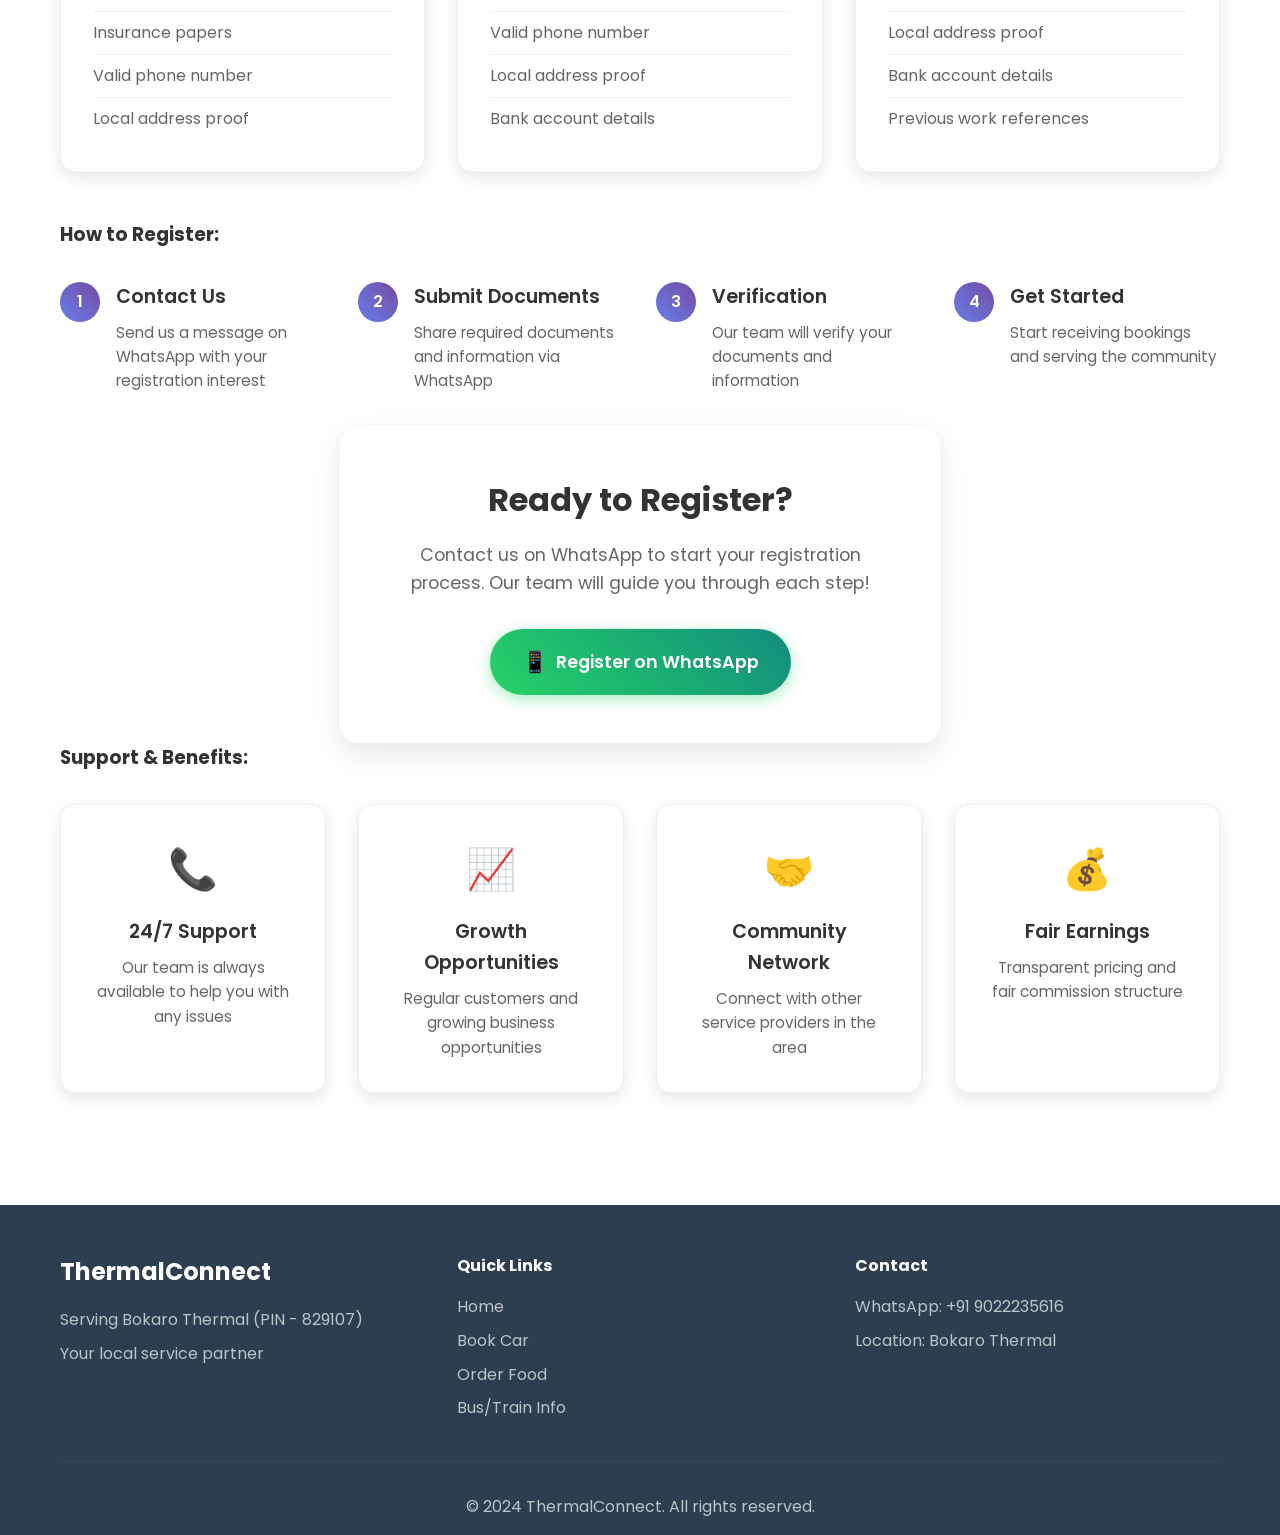
<file: register.html>
<!DOCTYPE html>
<html lang="en">
<head>
    <meta charset="UTF-8">
    <meta name="viewport" content="width=device-width, initial-scale=1.0">
    <title>Register - ThermalConnect</title>
    <link rel="stylesheet" href="styles.css">
    <link href="https://fonts.googleapis.com/css2?family=Poppins:wght@300;400;500;600;700&display=swap" rel="stylesheet">
</head>
<body>
    <!-- Navigation -->
    <nav class="navbar">
        <div class="nav-container">
            <div class="nav-logo">
                <h2>ThermalConnect</h2>
                <span class="location">Bokaro Thermal (PIN - 829107)</span>
            </div>
            <div class="nav-menu" id="nav-menu">
                <a href="index.html" class="nav-link">Home</a>
                <a href="car-booking.html" class="nav-link">Book Car</a>
                <a href="bus-train.html" class="nav-link">Bus/Train Info</a>
                <a href="food-order.html" class="nav-link">Order Food</a>
                <a href="register.html" class="nav-link active">Register</a>
            </div>
            <div class="hamburger" id="hamburger">
                <span class="bar"></span>
                <span class="bar"></span>
                <span class="bar"></span>
            </div>
        </div>
    </nav>

    <!-- Page Header -->
    <section class="page-header">
        <div class="container">
            <h1>Register with ThermalConnect</h1>
            <p>Join our platform as a service provider and help serve the Bokaro Thermal community</p>
        </div>
    </section>

    <!-- Registration Content -->
    <section class="registration-content">
        <div class="container">
            <div class="registration-intro">
                <div class="intro-card">
                    <div class="intro-icon">🤝</div>
                    <h2>Join Our Community</h2>
                    <p>Be part of ThermalConnect and help serve the people of Bokaro Thermal. 
                    Whether you're a car owner, food seller, or service provider, we welcome you to our platform.</p>
                </div>
            </div>

            <div class="registration-types">
                <h3>Who Can Register:</h3>
                <div class="types-grid">
                    <div class="type-card">
                        <div class="type-icon">🚗</div>
                        <h4>Car Owners</h4>
                        <p>Own a car? Register to provide taxi services, airport transfers, and local travel solutions to our community.</p>
                        <ul class="benefits">
                            <li>✅ Regular bookings from locals</li>
                            <li>✅ Flexible working hours</li>
                            <li>✅ Fair pricing structure</li>
                            <li>✅ Support from our team</li>
                        </ul>
                    </div>
                    
                    <div class="type-card">
                        <div class="type-icon">🍽️</div>
                        <h4>Food Sellers</h4>
                        <p>Run a restaurant, home kitchen, or sell fresh produce? Join us to reach more customers in Bokaro Thermal.</p>
                        <ul class="benefits">
                            <li>✅ Increased customer reach</li>
                            <li>✅ Order management support</li>
                            <li>✅ Marketing assistance</li>
                            <li>✅ Payment collection help</li>
                        </ul>
                    </div>
                    
                    <div class="type-card">
                        <div class="type-icon">🛠️</div>
                        <h4>Service Providers</h4>
                        <p>Offer other services like repair, maintenance, or local utilities? Register to connect with customers.</p>
                        <ul class="benefits">
                            <li>✅ Customer referrals</li>
                            <li>✅ Service promotion</li>
                            <li>✅ Booking management</li>
                            <li>✅ Community support</li>
                        </ul>
                    </div>
                </div>
            </div>

            <div class="registration-requirements">
                <h3>Registration Requirements:</h3>
                <div class="requirements-grid">
                    <div class="requirement-card">
                        <h4>For Car Owners</h4>
                        <ul>
                            <li>Valid driving license</li>
                            <li>Vehicle registration documents</li>
                            <li>Insurance papers</li>
                            <li>Valid phone number</li>
                            <li>Local address proof</li>
                        </ul>
                    </div>
                    <div class="requirement-card">
                        <h4>For Food Sellers</h4>
                        <ul>
                            <li>Food license (if applicable)</li>
                            <li>Kitchen hygiene certificate</li>
                            <li>Valid phone number</li>
                            <li>Local address proof</li>
                            <li>Bank account details</li>
                        </ul>
                    </div>
                    <div class="requirement-card">
                        <h4>For Service Providers</h4>
                        <ul>
                            <li>Service-related certificates</li>
                            <li>Valid phone number</li>
                            <li>Local address proof</li>
                            <li>Bank account details</li>
                            <li>Previous work references</li>
                        </ul>
                    </div>
                </div>
            </div>

            <div class="registration-process">
                <h3>How to Register:</h3>
                <div class="process-steps">
                    <div class="process-step">
                        <div class="step-number">1</div>
                        <div class="step-content">
                            <h4>Contact Us</h4>
                            <p>Send us a message on WhatsApp with your registration interest</p>
                        </div>
                    </div>
                    <div class="process-step">
                        <div class="step-number">2</div>
                        <div class="step-content">
                            <h4>Submit Documents</h4>
                            <p>Share required documents and information via WhatsApp</p>
                        </div>
                    </div>
                    <div class="process-step">
                        <div class="step-number">3</div>
                        <div class="step-content">
                            <h4>Verification</h4>
                            <p>Our team will verify your documents and information</p>
                        </div>
                    </div>
                    <div class="process-step">
                        <div class="step-number">4</div>
                        <div class="step-content">
                            <h4>Get Started</h4>
                            <p>Start receiving bookings and serving the community</p>
                        </div>
                    </div>
                </div>
            </div>

            <div class="whatsapp-registration">
                <div class="whatsapp-card">
                    <h3>Ready to Register?</h3>
                    <p>Contact us on WhatsApp to start your registration process. Our team will guide you through each step!</p>
                    <a href="https://wa.me/919022235616?text=Hi! I want to register as a service provider with ThermalConnect. Please guide me through the process." class="whatsapp-btn" target="_blank">
                        <span class="whatsapp-icon">📱</span>
                        Register on WhatsApp
                    </a>
                </div>
            </div>

            <div class="support-info">
                <h3>Support & Benefits:</h3>
                <div class="support-grid">
                    <div class="support-item">
                        <div class="support-icon">📞</div>
                        <h4>24/7 Support</h4>
                        <p>Our team is always available to help you with any issues</p>
                    </div>
                    <div class="support-item">
                        <div class="support-icon">📈</div>
                        <h4>Growth Opportunities</h4>
                        <p>Regular customers and growing business opportunities</p>
                    </div>
                    <div class="support-item">
                        <div class="support-icon">🤝</div>
                        <h4>Community Network</h4>
                        <p>Connect with other service providers in the area</p>
                    </div>
                    <div class="support-item">
                        <div class="support-icon">💰</div>
                        <h4>Fair Earnings</h4>
                        <p>Transparent pricing and fair commission structure</p>
                    </div>
                </div>
            </div>
        </div>
    </section>

    <!-- Footer -->
    <footer class="footer">
        <div class="container">
            <div class="footer-content">
                <div class="footer-section">
                    <h3>ThermalConnect</h3>
                    <p>Serving Bokaro Thermal (PIN - 829107)</p>
                    <p>Your local service partner</p>
                </div>
                <div class="footer-section">
                    <h4>Quick Links</h4>
                    <ul>
                        <li><a href="index.html">Home</a></li>
                        <li><a href="car-booking.html">Book Car</a></li>
                        <li><a href="food-order.html">Order Food</a></li>
                        <li><a href="bus-train.html">Bus/Train Info</a></li>
                    </ul>
                </div>
                <div class="footer-section">
                    <h4>Contact</h4>
                    <p>WhatsApp: +91 9022235616</p>
                    <p>Location: Bokaro Thermal</p>
                </div>
            </div>
            <div class="footer-bottom">
                <p>&copy; 2024 ThermalConnect. All rights reserved.</p>
            </div>
        </div>
    </footer>

    <script src="script.js"></script>
</body>
</html>
</file>
<file: styles.css>
/* Reset and Base Styles */
* {
    margin: 0;
    padding: 0;
    box-sizing: border-box;
}

body {
    font-family: 'Poppins', sans-serif;
    line-height: 1.6;
    color: #333;
    background-color: #f8f9fa;
}

.container {
    max-width: 1200px;
    margin: 0 auto;
    padding: 0 20px;
}

/* Navigation */
.navbar {
    background: linear-gradient(135deg, #667eea 0%, #764ba2 100%);
    box-shadow: 0 2px 10px rgba(0,0,0,0.1);
    position: fixed;
    top: 0;
    width: 100%;
    z-index: 1000;
}

.nav-container {
    max-width: 1200px;
    margin: 0 auto;
    padding: 0 20px;
    display: flex;
    justify-content: space-between;
    align-items: center;
    height: 70px;
}

.nav-logo h2 {
    color: white;
    font-size: 1.8rem;
    font-weight: 700;
}

.location {
    color: #e0e6ff;
    font-size: 0.9rem;
    font-weight: 300;
}

.nav-menu {
    display: flex;
    gap: 2rem;
}

.nav-link {
    color: white;
    text-decoration: none;
    font-weight: 500;
    transition: color 0.3s ease;
    padding: 0.5rem 1rem;
    border-radius: 25px;
}

.nav-link:hover,
.nav-link.active {
    background-color: rgba(255,255,255,0.2);
    color: white;
}

.hamburger {
    display: none;
    flex-direction: column;
    cursor: pointer;
}

.bar {
    width: 25px;
    height: 3px;
    background-color: white;
    margin: 3px 0;
    transition: 0.3s;
}

/* Hero Section */
.hero {
    background: linear-gradient(135deg, #667eea 0%, #764ba2 100%);
    color: white;
    padding: 120px 0 80px;
    text-align: center;
}

.hero-container {
    max-width: 800px;
    margin: 0 auto;
    padding: 0 20px;
}

.hero-title {
    font-size: 3.5rem;
    font-weight: 700;
    margin-bottom: 1rem;
    text-shadow: 2px 2px 4px rgba(0,0,0,0.3);
}

.hero-subtitle {
    font-size: 1.5rem;
    font-weight: 400;
    margin-bottom: 1.5rem;
    opacity: 0.9;
}

.hero-description {
    font-size: 1.1rem;
    margin-bottom: 3rem;
    opacity: 0.8;
    line-height: 1.8;
}

.service-buttons {
    display: grid;
    grid-template-columns: repeat(auto-fit, minmax(200px, 1fr));
    gap: 1.5rem;
    margin-top: 2rem;
}

/* Buttons */
.btn {
    display: inline-flex;
    align-items: center;
    justify-content: center;
    gap: 0.5rem;
    padding: 1rem 2rem;
    border: none;
    border-radius: 50px;
    text-decoration: none;
    font-weight: 600;
    font-size: 1rem;
    transition: all 0.3s ease;
    cursor: pointer;
    text-align: center;
}

.btn-primary {
    background: linear-gradient(45deg, #ff6b6b, #ee5a24);
    color: white;
    box-shadow: 0 4px 15px rgba(255, 107, 107, 0.4);
}

.btn-secondary {
    background: linear-gradient(45deg, #4ecdc4, #44a08d);
    color: white;
    box-shadow: 0 4px 15px rgba(78, 205, 196, 0.4);
}

.btn-tertiary {
    background: linear-gradient(45deg, #45b7d1, #96c93d);
    color: white;
    box-shadow: 0 4px 15px rgba(69, 183, 209, 0.4);
}

.btn-quaternary {
    background: linear-gradient(45deg, #f093fb, #f5576c);
    color: white;
    box-shadow: 0 4px 15px rgba(240, 147, 251, 0.4);
}

.btn:hover {
    transform: translateY(-2px);
    box-shadow: 0 6px 20px rgba(0,0,0,0.2);
}

.btn-icon {
    font-size: 1.2rem;
}

/* Services Section */
.services {
    padding: 80px 0;
    background: white;
}

.section-title {
    text-align: center;
    font-size: 2.5rem;
    font-weight: 700;
    margin-bottom: 3rem;
    color: #333;
}

.services-grid {
    display: grid;
    grid-template-columns: repeat(auto-fit, minmax(280px, 1fr));
    gap: 2rem;
}

.service-card {
    background: white;
    padding: 2rem;
    border-radius: 15px;
    box-shadow: 0 5px 20px rgba(0,0,0,0.1);
    text-align: center;
    transition: transform 0.3s ease;
    border: 1px solid #f0f0f0;
}

.service-card:hover {
    transform: translateY(-5px);
    box-shadow: 0 10px 30px rgba(0,0,0,0.15);
}

.service-icon {
    font-size: 3rem;
    margin-bottom: 1rem;
}

.service-card h3 {
    font-size: 1.5rem;
    font-weight: 600;
    margin-bottom: 1rem;
    color: #333;
}

.service-card p {
    color: #666;
    margin-bottom: 1.5rem;
    line-height: 1.6;
}

.service-link {
    color: #667eea;
    text-decoration: none;
    font-weight: 600;
    transition: color 0.3s ease;
}

.service-link:hover {
    color: #764ba2;
}

/* WhatsApp Section */
.whatsapp-section {
    padding: 60px 0;
    background: linear-gradient(135deg, #25d366 0%, #128c7e 100%);
}

.whatsapp-card {
    background: white;
    padding: 3rem;
    border-radius: 20px;
    text-align: center;
    box-shadow: 0 10px 30px rgba(0,0,0,0.1);
    max-width: 600px;
    margin: 0 auto;
}

.whatsapp-card h3 {
    font-size: 2rem;
    font-weight: 700;
    margin-bottom: 1rem;
    color: #333;
}

.whatsapp-card p {
    color: #666;
    margin-bottom: 2rem;
    font-size: 1.1rem;
}

.whatsapp-btn {
    display: inline-flex;
    align-items: center;
    gap: 0.5rem;
    background: linear-gradient(45deg, #25d366, #128c7e);
    color: white;
    padding: 1rem 2rem;
    border-radius: 50px;
    text-decoration: none;
    font-weight: 600;
    font-size: 1.1rem;
    transition: all 0.3s ease;
    box-shadow: 0 4px 15px rgba(37, 211, 102, 0.4);
}

.whatsapp-btn:hover {
    transform: translateY(-2px);
    box-shadow: 0 6px 20px rgba(37, 211, 102, 0.6);
}

.whatsapp-icon {
    font-size: 1.3rem;
}

/* Page Header */
.page-header {
    background: linear-gradient(135deg, #667eea 0%, #764ba2 100%);
    color: white;
    padding: 120px 0 60px;
    text-align: center;
}

.page-header h1 {
    font-size: 3rem;
    font-weight: 700;
    margin-bottom: 1rem;
}

.page-header p {
    font-size: 1.2rem;
    opacity: 0.9;
    max-width: 600px;
    margin: 0 auto;
}

/* Content Sections */
.booking-content,
.transport-content,
.food-content,
.registration-content {
    padding: 80px 0;
    background: white;
}

.booking-card,
.intro-card {
    background: linear-gradient(135deg, #f8f9fa 0%, #e9ecef 100%);
    padding: 3rem;
    border-radius: 20px;
    text-align: center;
    margin-bottom: 3rem;
    box-shadow: 0 5px 20px rgba(0,0,0,0.1);
}

.booking-icon,
.intro-icon {
    font-size: 4rem;
    margin-bottom: 1.5rem;
}

.booking-card h2,
.intro-card h2 {
    font-size: 2.5rem;
    font-weight: 700;
    margin-bottom: 1.5rem;
    color: #333;
}

.feature-list {
    list-style: none;
    text-align: left;
    max-width: 500px;
    margin: 0 auto;
}

.feature-list li {
    padding: 0.5rem 0;
    font-size: 1.1rem;
    color: #555;
}

/* Booking Types */
.booking-types,
.food-categories,
.registration-types {
    margin: 3rem 0;
}

.booking-types h3,
.food-categories h3,
.registration-types h3 {
    font-size: 2rem;
    font-weight: 600;
    margin-bottom: 2rem;
    text-align: center;
    color: #333;
}

.booking-grid,
.categories-grid,
.types-grid {
    display: grid;
    grid-template-columns: repeat(auto-fit, minmax(250px, 1fr));
    gap: 1.5rem;
}

.booking-type,
.category-card,
.type-card {
    background: white;
    padding: 2rem;
    border-radius: 15px;
    text-align: center;
    box-shadow: 0 5px 15px rgba(0,0,0,0.1);
    transition: transform 0.3s ease;
    border: 1px solid #f0f0f0;
}

.booking-type:hover,
.category-card:hover,
.type-card:hover {
    transform: translateY(-3px);
    box-shadow: 0 8px 25px rgba(0,0,0,0.15);
}

.type-icon,
.category-icon {
    font-size: 2.5rem;
    margin-bottom: 1rem;
}

.booking-type h4,
.category-card h4,
.type-card h4 {
    font-size: 1.3rem;
    font-weight: 600;
    margin-bottom: 0.5rem;
    color: #333;
}

.booking-type p,
.category-card p,
.type-card p {
    color: #666;
    font-size: 0.95rem;
}

.benefits {
    list-style: none;
    text-align: left;
    margin-top: 1rem;
}

.benefits li {
    padding: 0.3rem 0;
    font-size: 0.9rem;
    color: #555;
}

/* Schedule Section */
.schedule-section {
    margin: 3rem 0;
}

.schedule-section h2 {
    font-size: 2rem;
    font-weight: 600;
    margin-bottom: 2rem;
    color: #333;
    text-align: center;
}

.destination-section {
    margin: 2rem 0;
}

.destination-section h3 {
    font-size: 1.5rem;
    font-weight: 600;
    margin-bottom: 1.5rem;
    color: #555;
    padding-left: 1rem;
    border-left: 4px solid #667eea;
}

.schedule-grid {
    display: grid;
    grid-template-columns: repeat(auto-fit, minmax(300px, 1fr));
    gap: 1rem;
}

.schedule-card {
    background: white;
    padding: 1.5rem;
    border-radius: 10px;
    box-shadow: 0 3px 10px rgba(0,0,0,0.1);
    border-left: 4px solid #25d366;
    transition: transform 0.3s ease;
}

.schedule-card:hover {
    transform: translateY(-2px);
    box-shadow: 0 5px 15px rgba(0,0,0,0.15);
}

.train-card {
    border-left-color: #667eea;
}

.schedule-info h4 {
    font-size: 1.2rem;
    font-weight: 600;
    margin-bottom: 0.5rem;
    color: #333;
}

.timing {
    font-size: 1.1rem;
    font-weight: 600;
    color: #25d366;
    margin-bottom: 0.5rem;
}

.location,
.destination,
.duration {
    color: #666;
    font-size: 0.9rem;
    margin-bottom: 0.3rem;
}

/* Steps */
.steps,
.process-steps {
    display: grid;
    grid-template-columns: repeat(auto-fit, minmax(250px, 1fr));
    gap: 2rem;
    margin: 2rem 0;
}

.step,
.process-step {
    display: flex;
    align-items: flex-start;
    gap: 1rem;
}

.step-number,
.process-step .step-number {
    background: linear-gradient(45deg, #667eea, #764ba2);
    color: white;
    width: 40px;
    height: 40px;
    border-radius: 50%;
    display: flex;
    align-items: center;
    justify-content: center;
    font-weight: 600;
    flex-shrink: 0;
}

.step-content h4,
.process-step .step-content h4 {
    font-size: 1.2rem;
    font-weight: 600;
    margin-bottom: 0.5rem;
    color: #333;
}

.step-content p,
.process-step .step-content p {
    color: #666;
    font-size: 0.95rem;
}

/* Food Items */
.popular-items {
    margin: 3rem 0;
}

.popular-items h3 {
    font-size: 2rem;
    font-weight: 600;
    margin-bottom: 2rem;
    text-align: center;
    color: #333;
}

.items-grid {
    display: grid;
    grid-template-columns: repeat(auto-fit, minmax(200px, 1fr));
    gap: 1rem;
}

.item-card {
    background: white;
    padding: 1.5rem;
    border-radius: 10px;
    text-align: center;
    box-shadow: 0 3px 10px rgba(0,0,0,0.1);
    transition: transform 0.3s ease;
    border: 1px solid #f0f0f0;
}

.item-card:hover {
    transform: translateY(-2px);
    box-shadow: 0 5px 15px rgba(0,0,0,0.15);
}

.item-card h4 {
    font-size: 1.1rem;
    font-weight: 600;
    margin-bottom: 0.5rem;
    color: #333;
}

.item-card p {
    color: #666;
    font-size: 0.9rem;
}

/* Requirements */
.registration-requirements {
    margin: 3rem 0;
}

.registration-requirements h3 {
    font-size: 2rem;
    font-weight: 600;
    margin-bottom: 2rem;
    text-align: center;
    color: #333;
}

.requirements-grid {
    display: grid;
    grid-template-columns: repeat(auto-fit, minmax(300px, 1fr));
    gap: 2rem;
}

.requirement-card {
    background: white;
    padding: 2rem;
    border-radius: 15px;
    box-shadow: 0 5px 15px rgba(0,0,0,0.1);
    border: 1px solid #f0f0f0;
}

.requirement-card h4 {
    font-size: 1.3rem;
    font-weight: 600;
    margin-bottom: 1rem;
    color: #333;
    text-align: center;
}

.requirement-card ul {
    list-style: none;
}

.requirement-card li {
    padding: 0.5rem 0;
    color: #666;
    border-bottom: 1px solid #f0f0f0;
}

.requirement-card li:last-child {
    border-bottom: none;
}

/* Info Grids */
.info-grid,
.support-grid {
    display: grid;
    grid-template-columns: repeat(auto-fit, minmax(250px, 1fr));
    gap: 2rem;
    margin: 2rem 0;
}

.info-item,
.support-item {
    background: white;
    padding: 2rem;
    border-radius: 15px;
    text-align: center;
    box-shadow: 0 5px 15px rgba(0,0,0,0.1);
    transition: transform 0.3s ease;
    border: 1px solid #f0f0f0;
}

.info-item:hover,
.support-item:hover {
    transform: translateY(-3px);
    box-shadow: 0 8px 25px rgba(0,0,0,0.15);
}

.info-icon,
.support-icon {
    font-size: 2.5rem;
    margin-bottom: 1rem;
}

.info-item h4,
.support-item h4 {
    font-size: 1.2rem;
    font-weight: 600;
    margin-bottom: 0.5rem;
    color: #333;
}

.info-item p,
.support-item p {
    color: #666;
    font-size: 0.95rem;
}

/* Notes Section */
.notes-section {
    margin: 3rem 0;
    background: #f8f9fa;
    padding: 2rem;
    border-radius: 15px;
    border-left: 4px solid #667eea;
}

.notes-section h3 {
    font-size: 1.5rem;
    font-weight: 600;
    margin-bottom: 1rem;
    color: #333;
}

.notes-list {
    list-style: none;
}

.notes-list li {
    padding: 0.5rem 0;
    color: #555;
    font-size: 0.95rem;
}

/* Footer */
.footer {
    background: #2c3e50;
    color: white;
    padding: 3rem 0 1rem;
}

.footer-content {
    display: grid;
    grid-template-columns: repeat(auto-fit, minmax(250px, 1fr));
    gap: 2rem;
    margin-bottom: 2rem;
}

.footer-section h3,
.footer-section h4 {
    margin-bottom: 1rem;
    color: white;
}

.footer-section h3 {
    font-size: 1.5rem;
    font-weight: 700;
}

.footer-section ul {
    list-style: none;
}

.footer-section ul li {
    margin-bottom: 0.5rem;
}

.footer-section ul li a {
    color: #bdc3c7;
    text-decoration: none;
    transition: color 0.3s ease;
}

.footer-section ul li a:hover {
    color: white;
}

.footer-section p {
    color: #bdc3c7;
    margin-bottom: 0.5rem;
}

.footer-bottom {
    text-align: center;
    padding-top: 2rem;
    border-top: 1px solid #34495e;
    color: #bdc3c7;
}

/* Responsive Design */
@media (max-width: 768px) {
    .hamburger {
        display: flex;
    }
    
    .nav-menu {
        position: fixed;
        left: -100%;
        top: 70px;
        flex-direction: column;
        background-color: #667eea;
        width: 100%;
        text-align: center;
        transition: 0.3s;
        box-shadow: 0 10px 27px rgba(0,0,0,0.05);
        padding: 2rem 0;
    }
    
    .nav-menu.active {
        left: 0;
    }
    
    .nav-menu a {
        margin: 1rem 0;
        font-size: 1.1rem;
    }
    
    .hero-title {
        font-size: 2.5rem;
    }
    
    .hero-subtitle {
        font-size: 1.2rem;
    }
    
    .service-buttons {
        grid-template-columns: 1fr;
        gap: 1rem;
    }
    
    .btn {
        padding: 0.8rem 1.5rem;
        font-size: 0.95rem;
    }
    
    .section-title {
        font-size: 2rem;
    }
    
    .page-header h1 {
        font-size: 2.5rem;
    }
    
    .page-header p {
        font-size: 1.1rem;
    }
    
    .booking-card,
    .intro-card {
        padding: 2rem;
    }
    
    .booking-icon,
    .intro-icon {
        font-size: 3rem;
    }
    
    .booking-card h2,
    .intro-card h2 {
        font-size: 2rem;
    }
    
    .schedule-grid {
        grid-template-columns: 1fr;
    }
    
    .steps,
    .process-steps {
        grid-template-columns: 1fr;
    }
    
    .whatsapp-card {
        padding: 2rem;
    }
    
    .whatsapp-card h3 {
        font-size: 1.5rem;
    }
}

@media (max-width: 480px) {
    .container {
        padding: 0 15px;
    }
    
    .nav-container {
        padding: 0 15px;
    }
    
    .hero {
        padding: 100px 0 60px;
    }
    
    .hero-title {
        font-size: 2rem;
    }
    
    .hero-subtitle {
        font-size: 1.1rem;
    }
    
    .hero-description {
        font-size: 1rem;
    }
    
    .btn {
        padding: 0.7rem 1.2rem;
        font-size: 0.9rem;
    }
    
    .service-card,
    .booking-type,
    .category-card,
    .type-card {
        padding: 1.5rem;
    }
    
    .whatsapp-card {
        padding: 1.5rem;
    }
    
    .footer-content {
        grid-template-columns: 1fr;
        text-align: center;
    }
}
</file>
